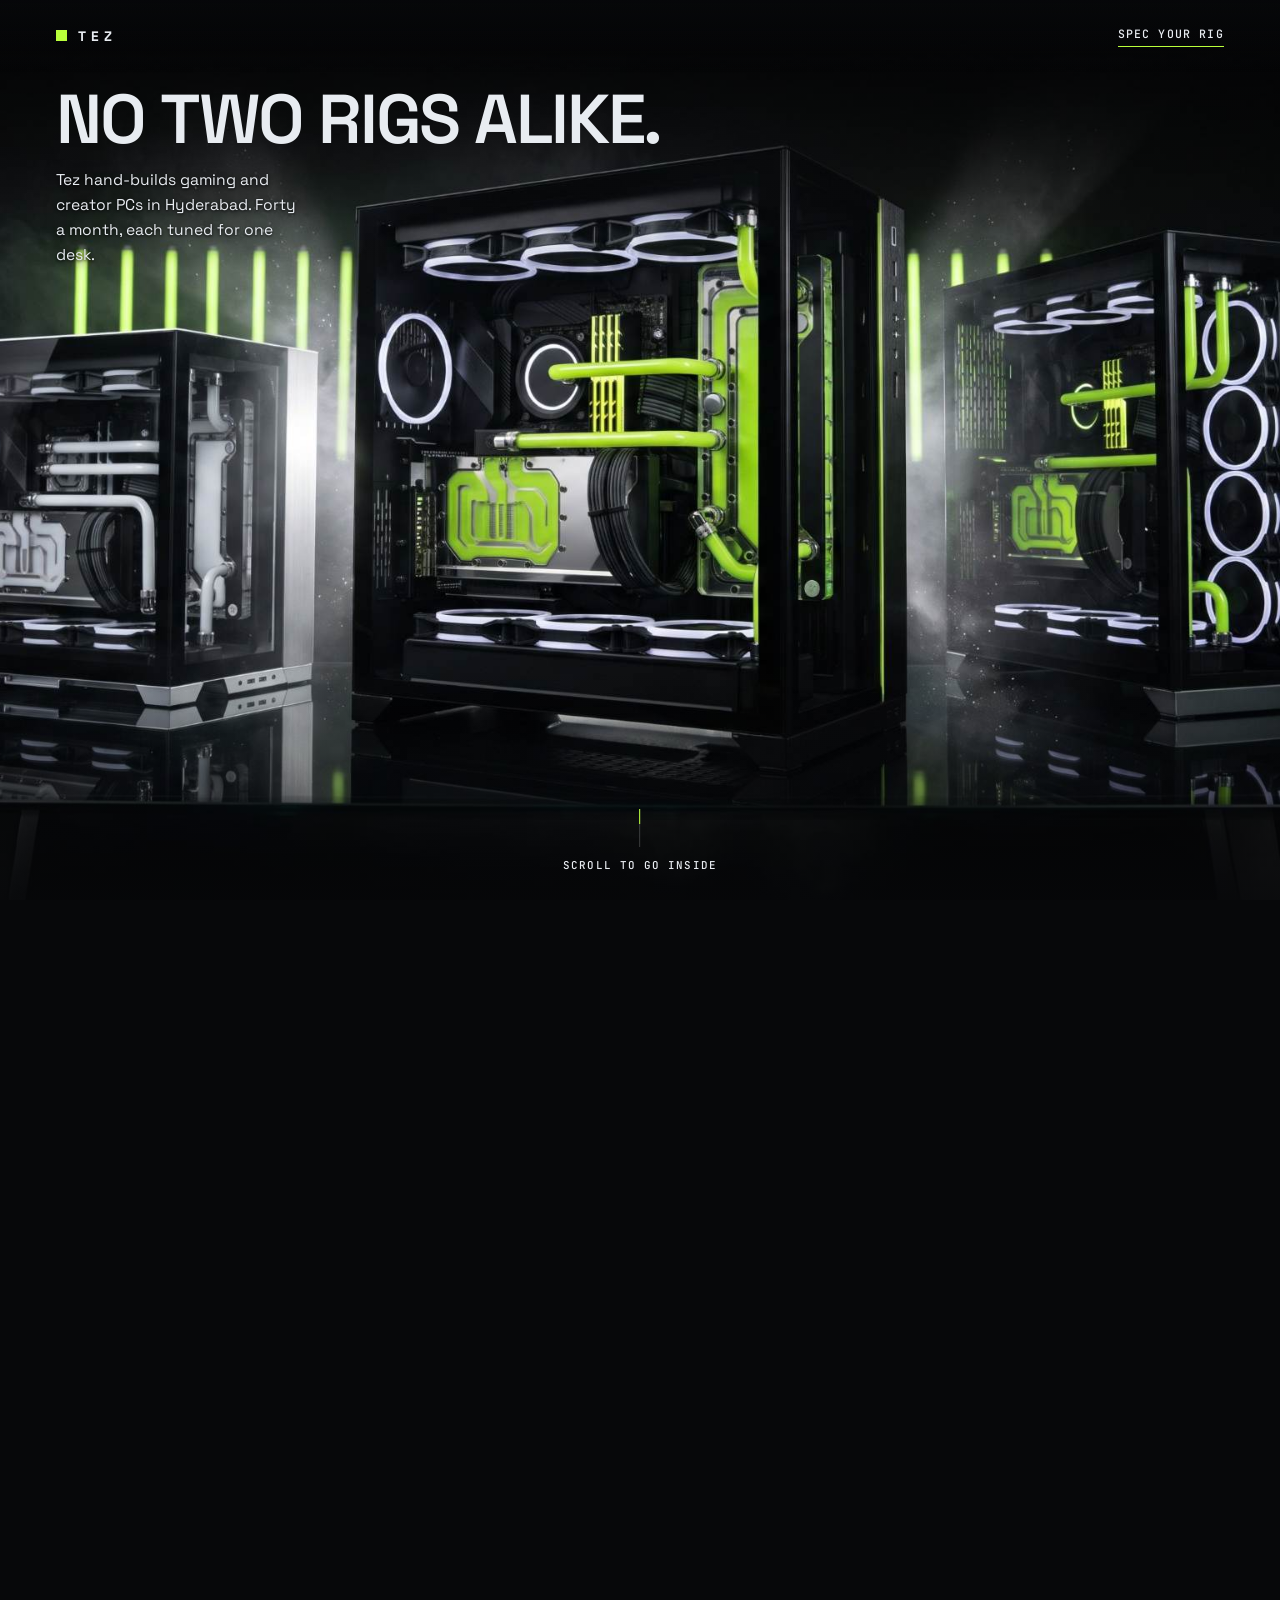
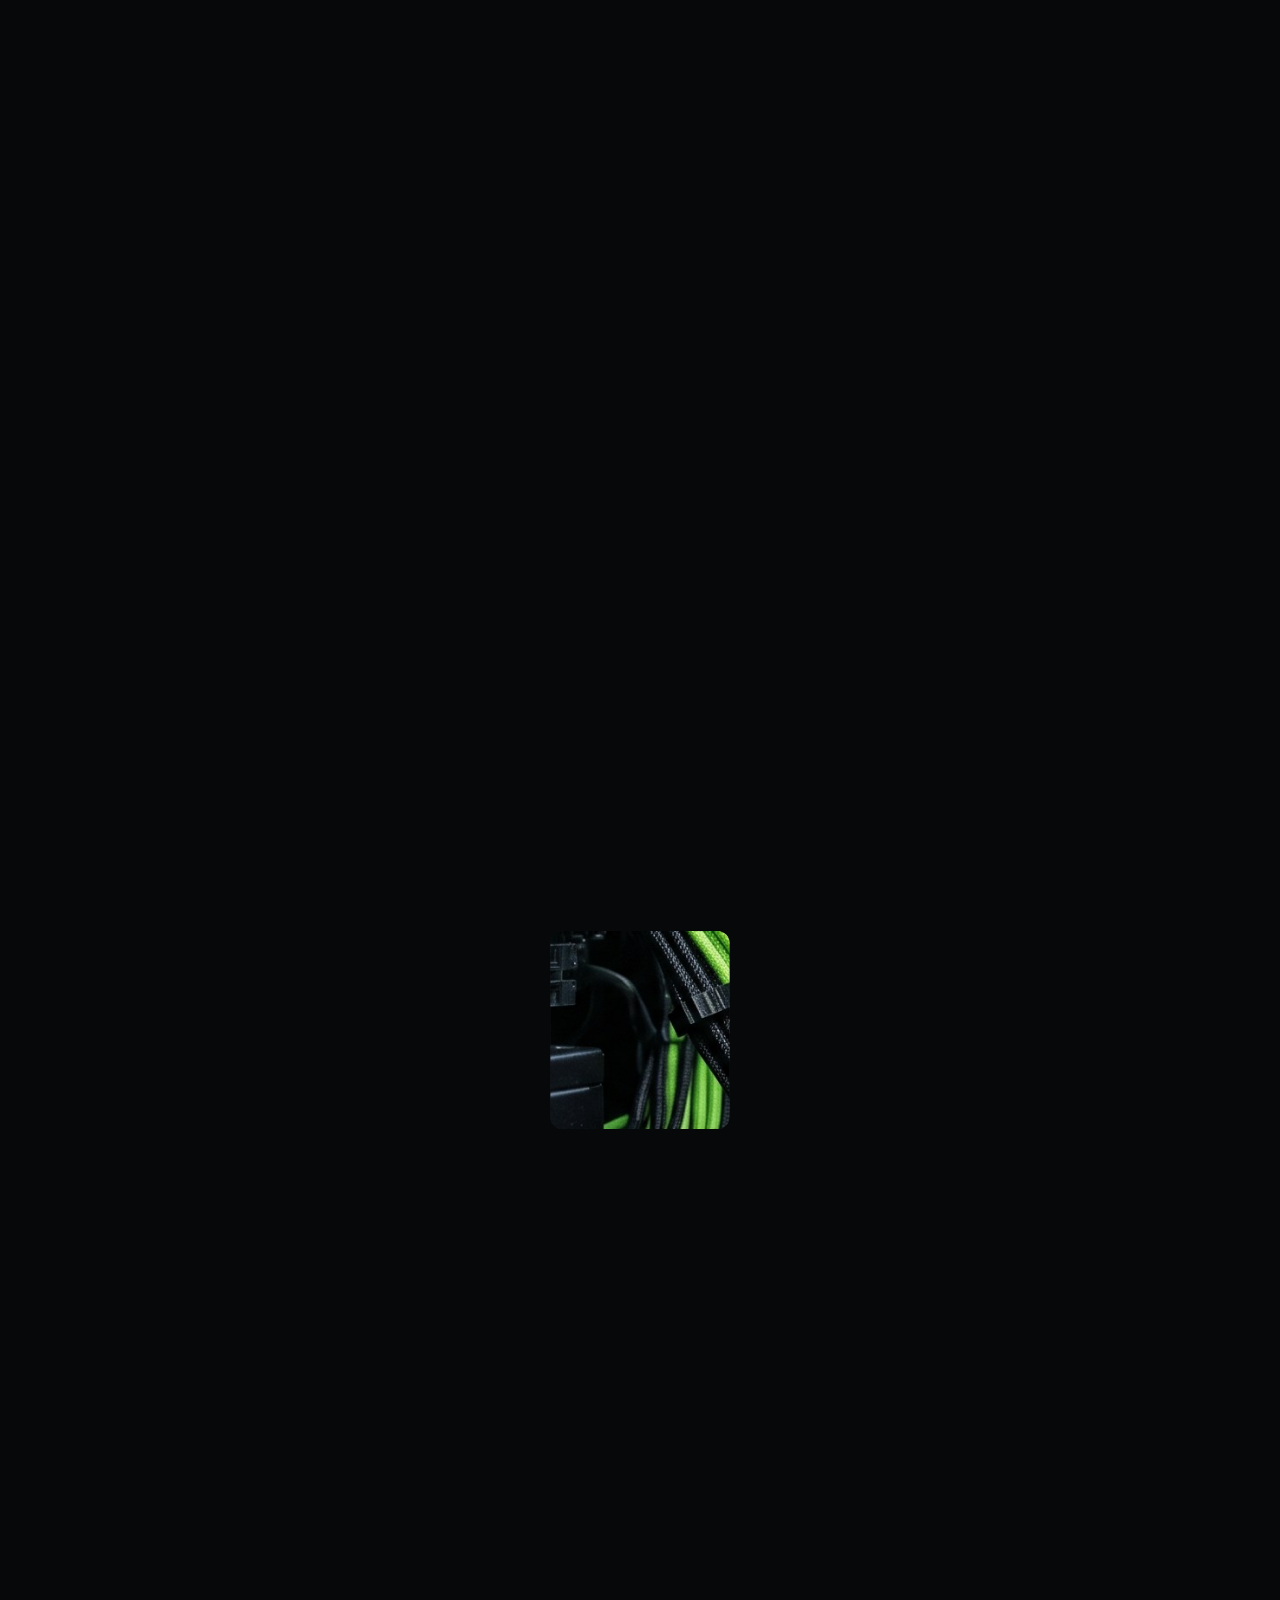
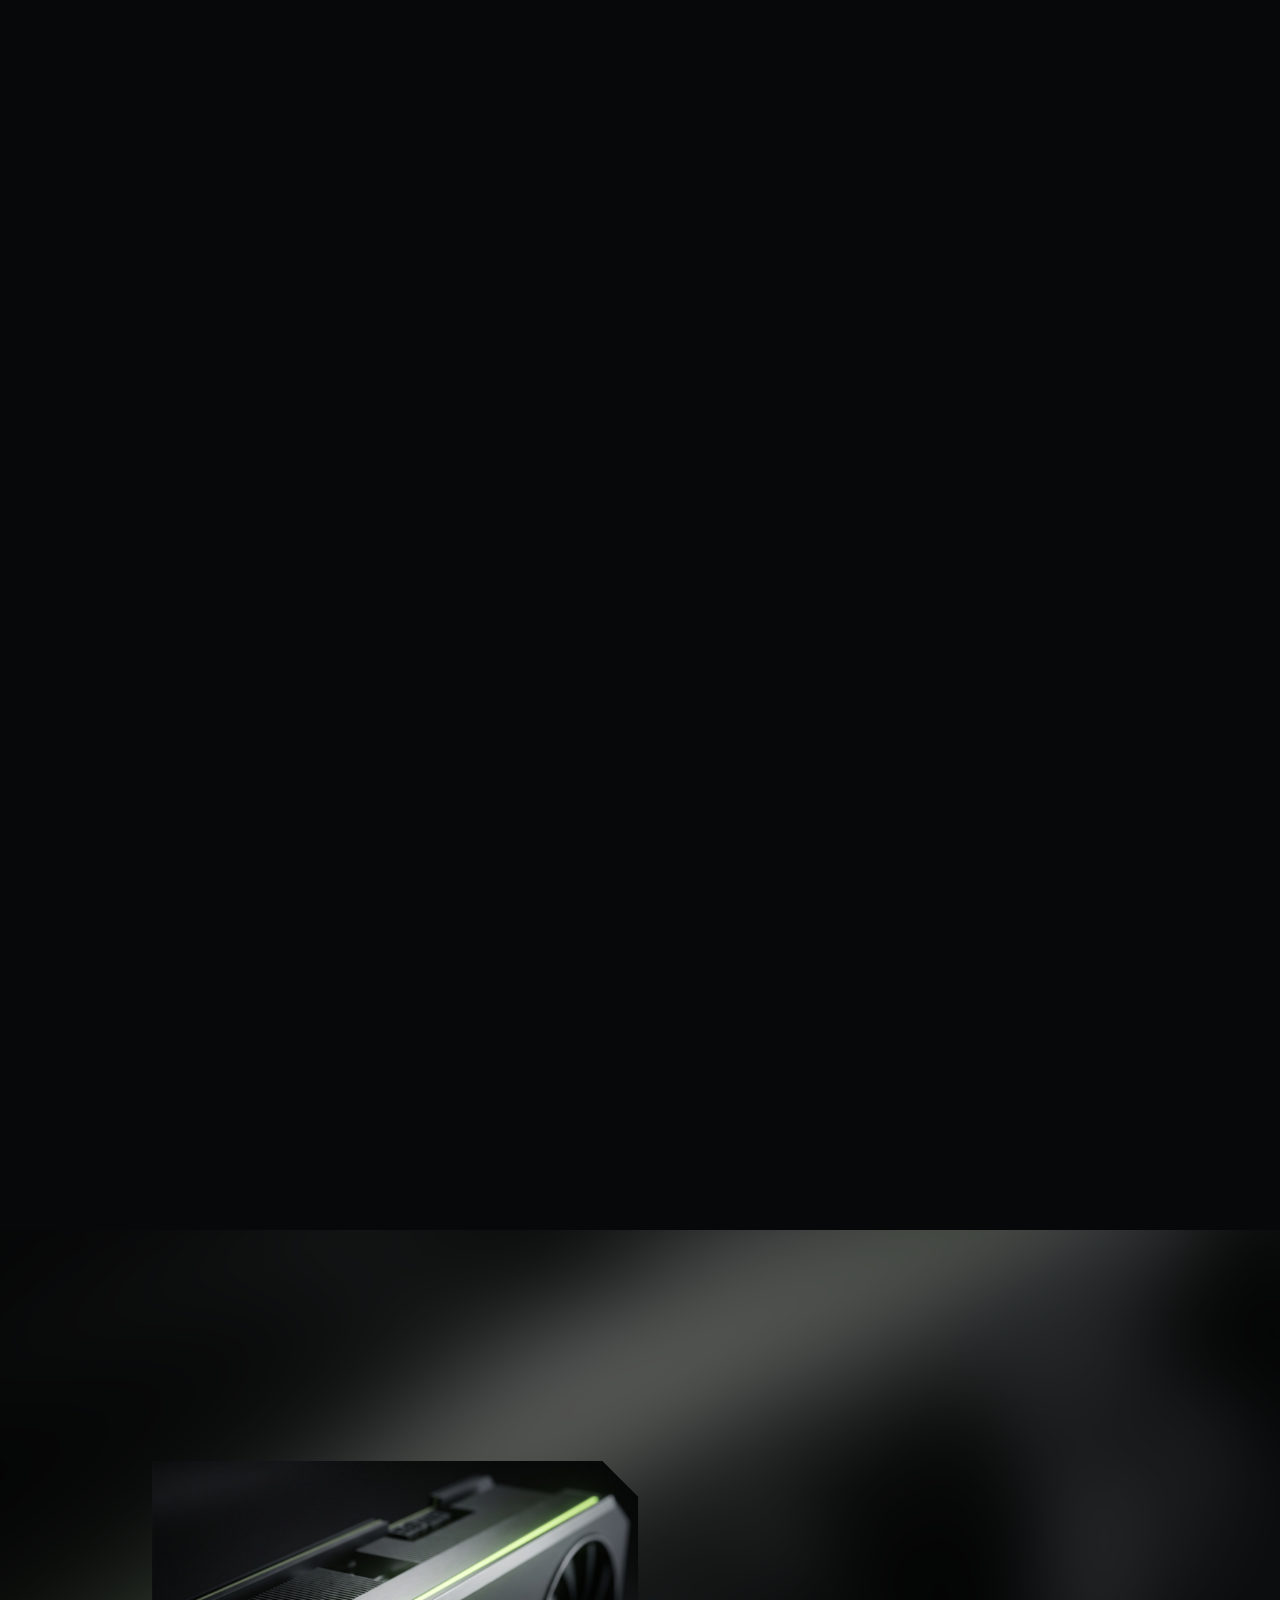
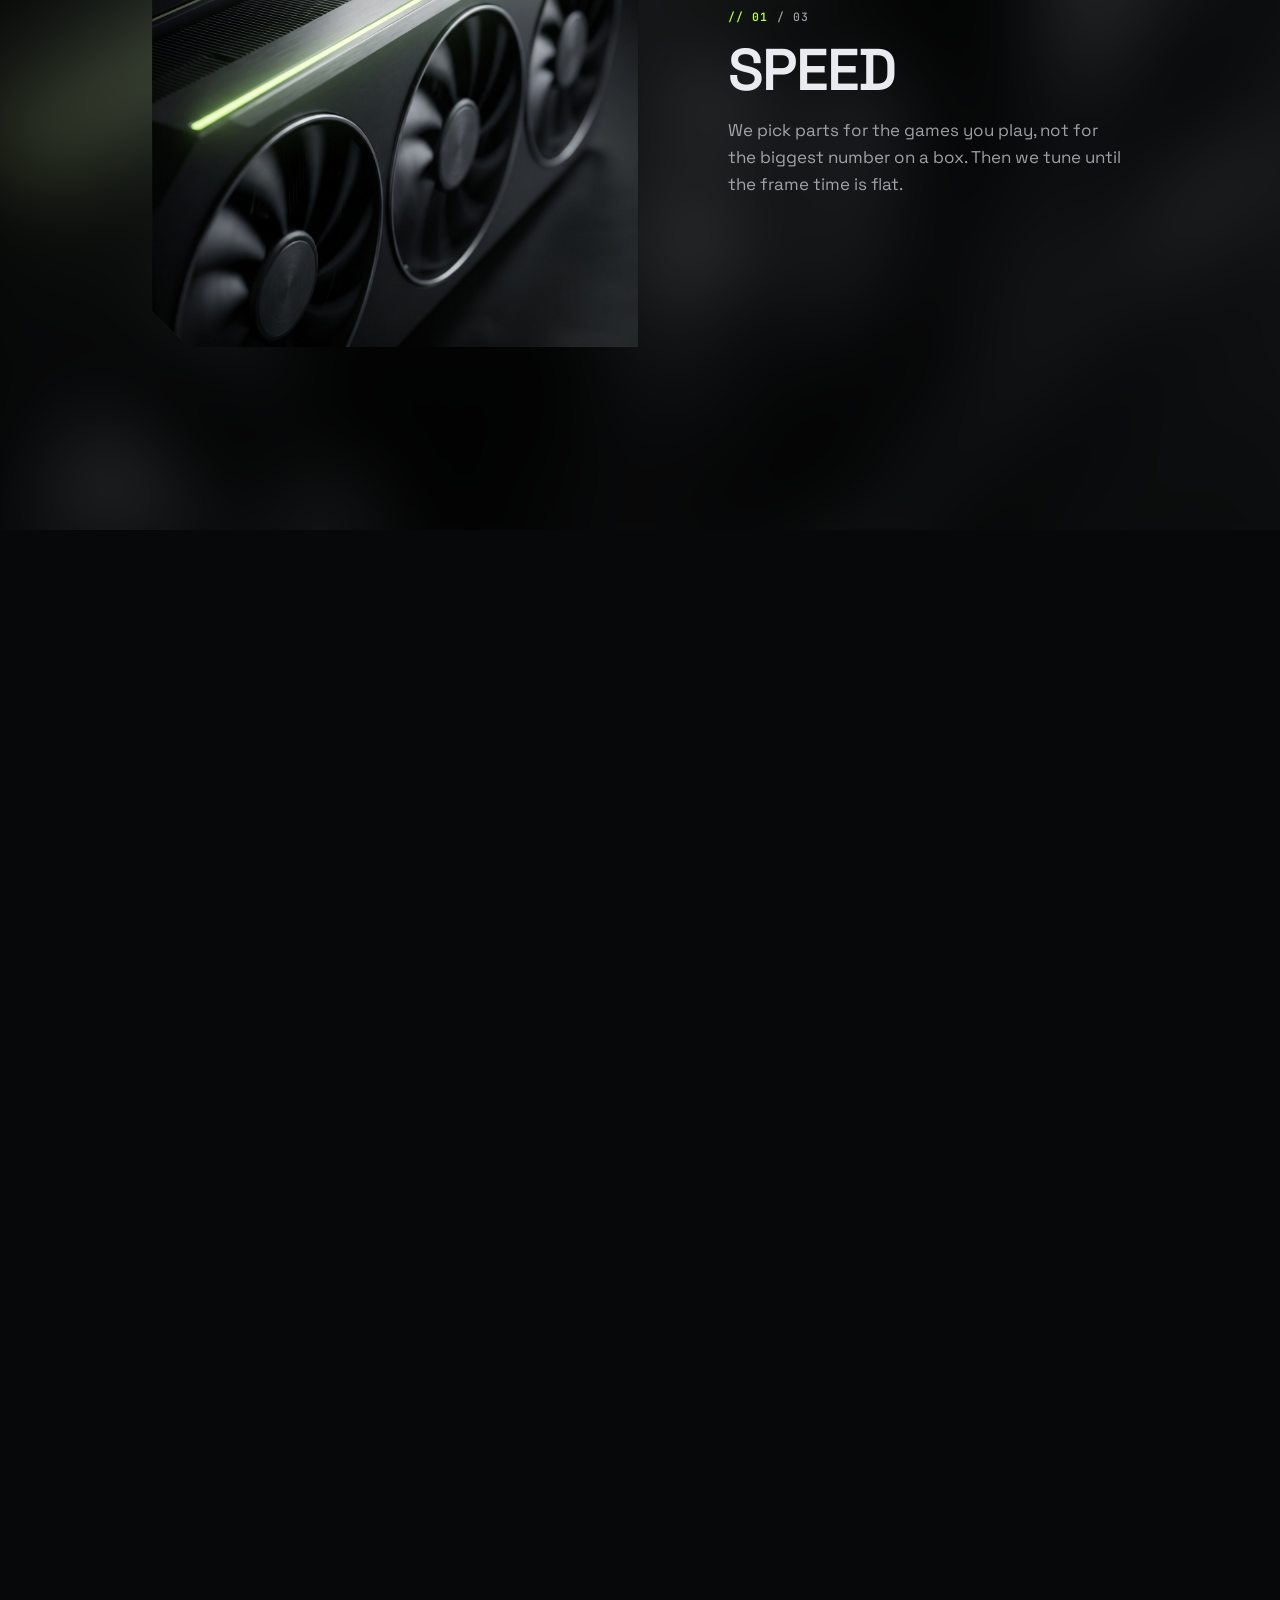
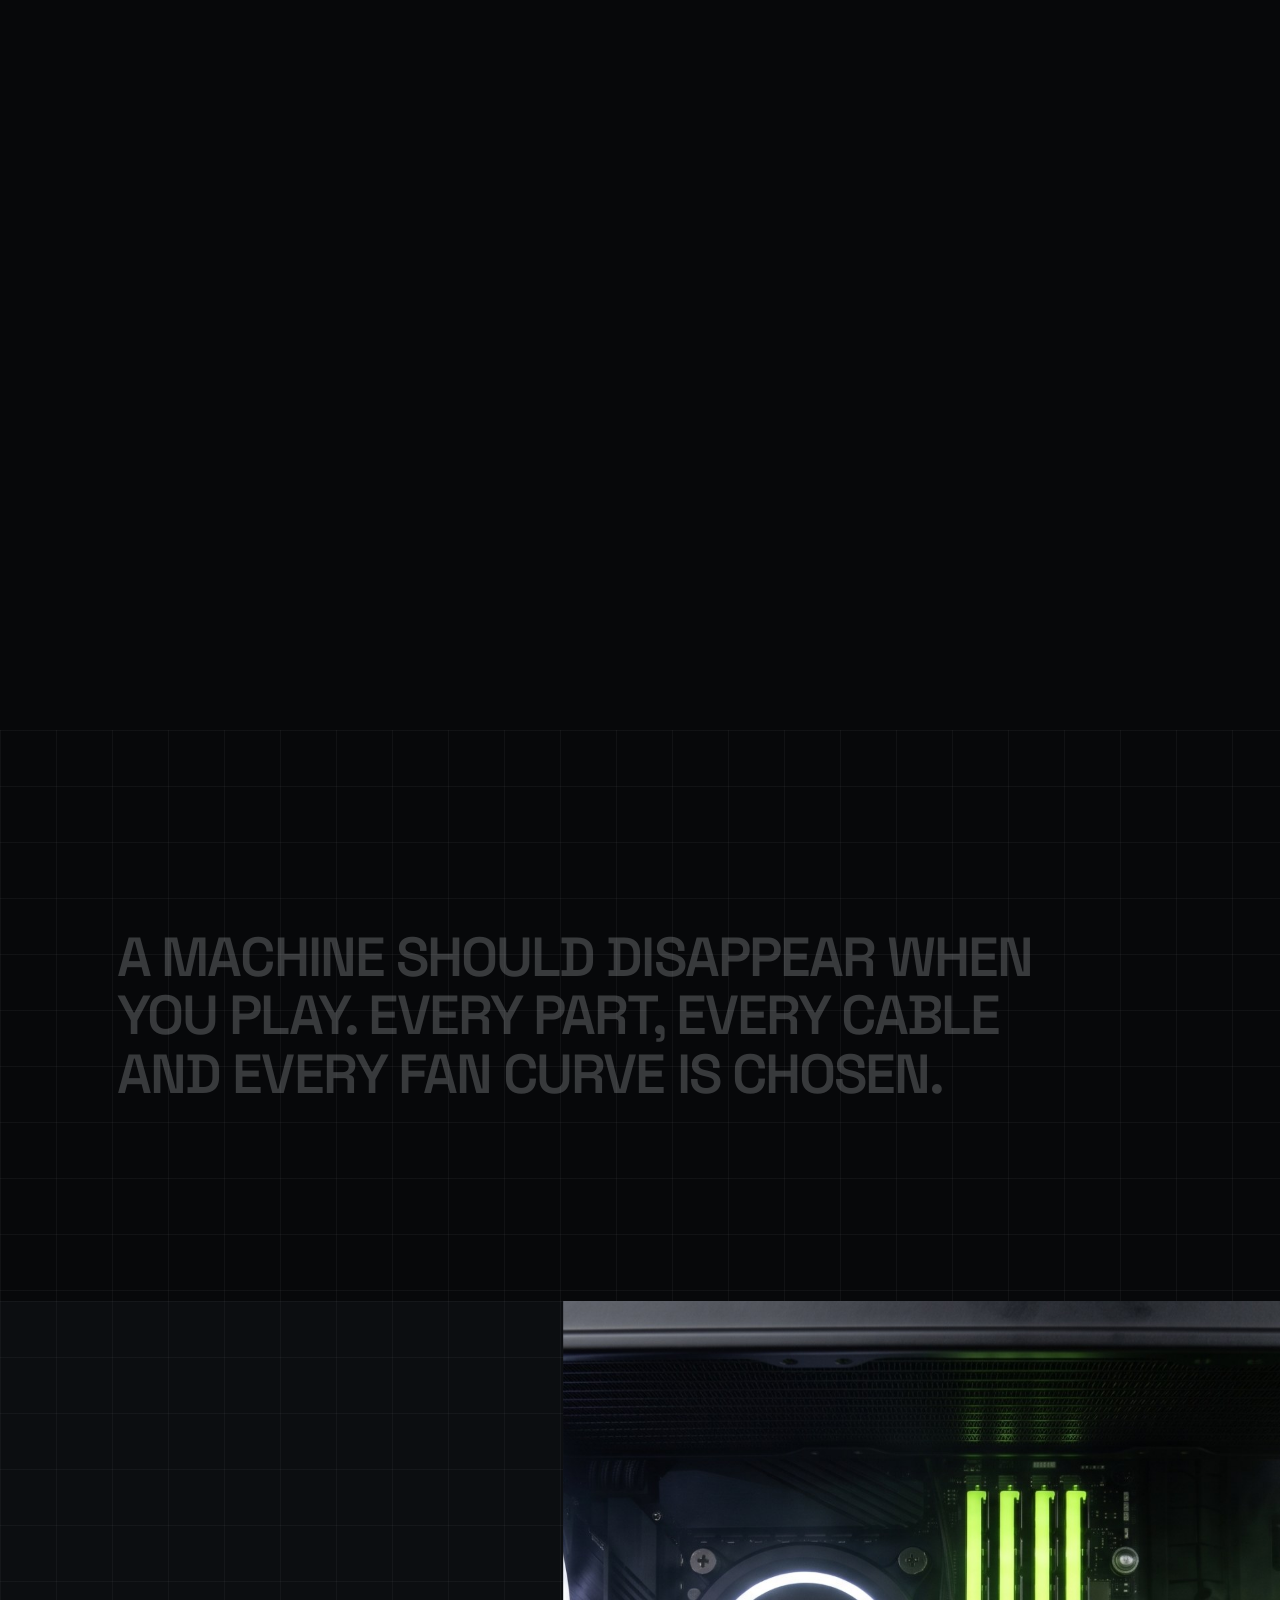
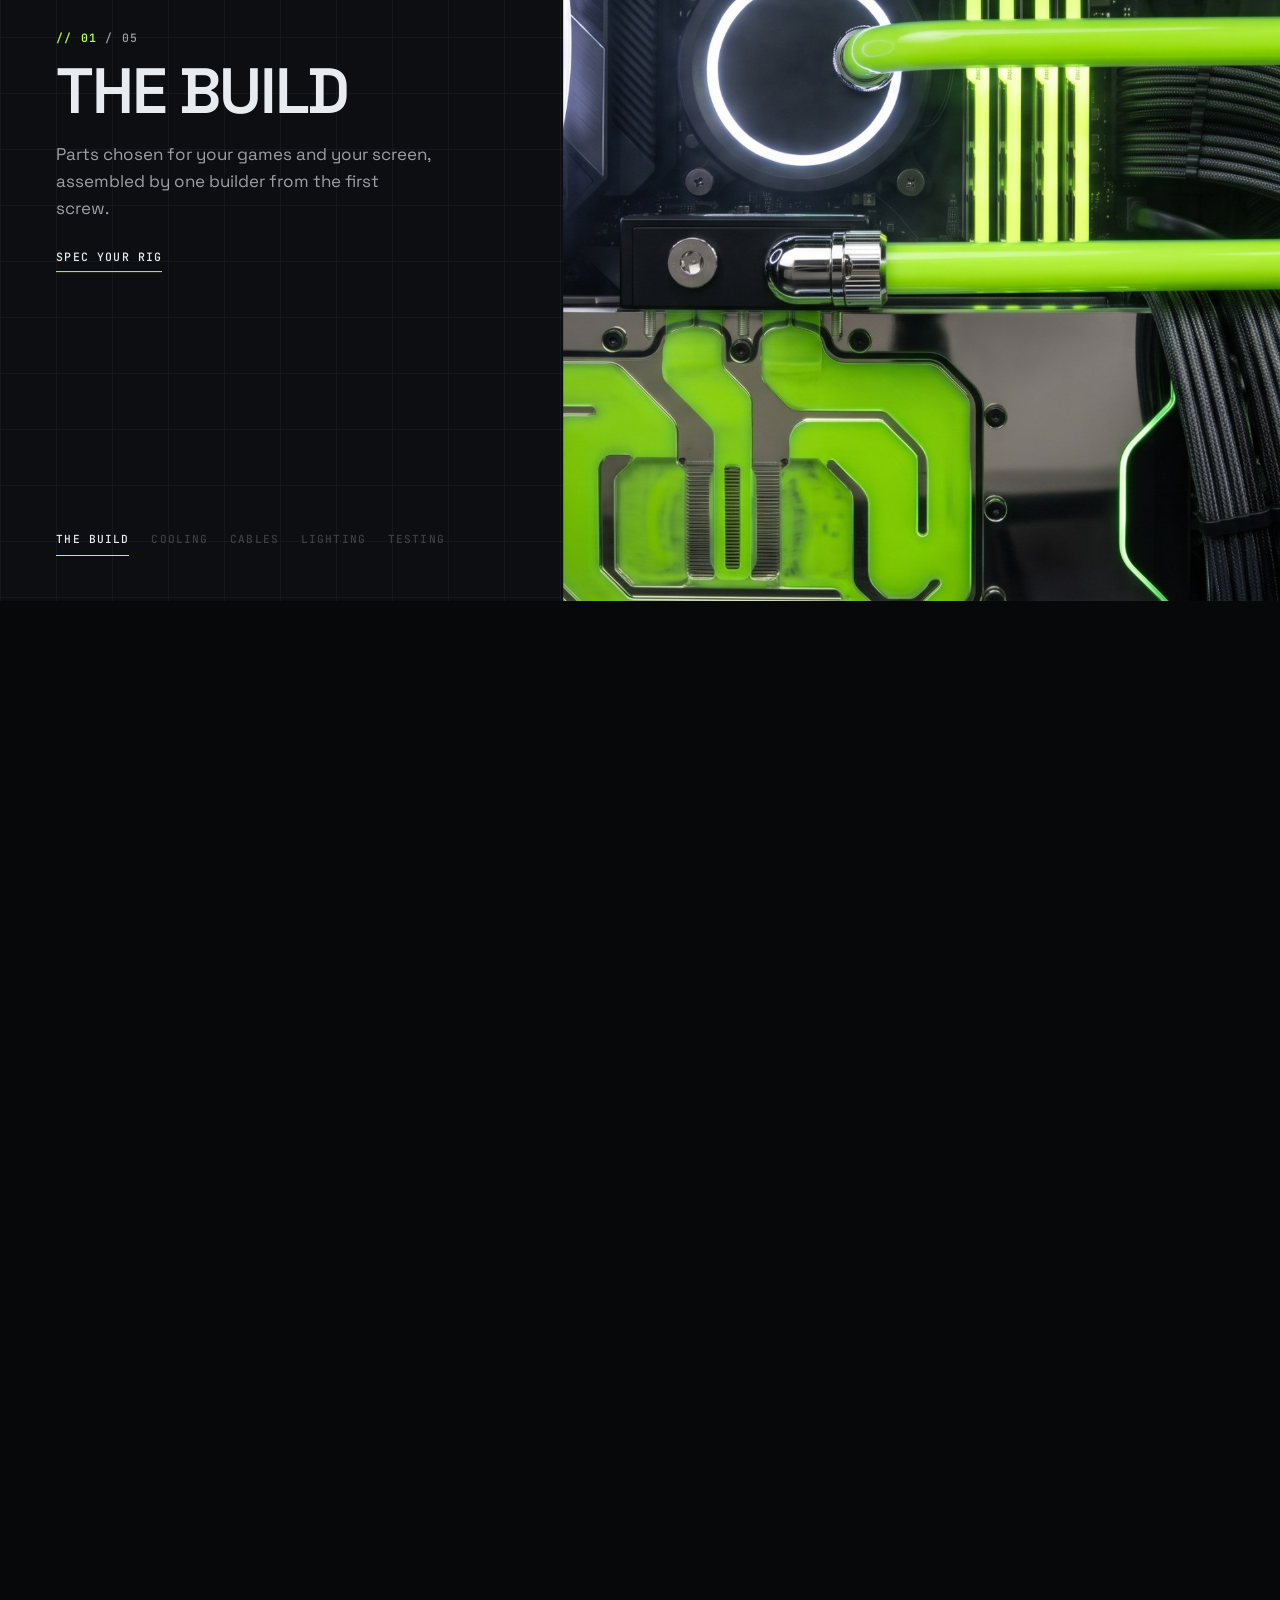
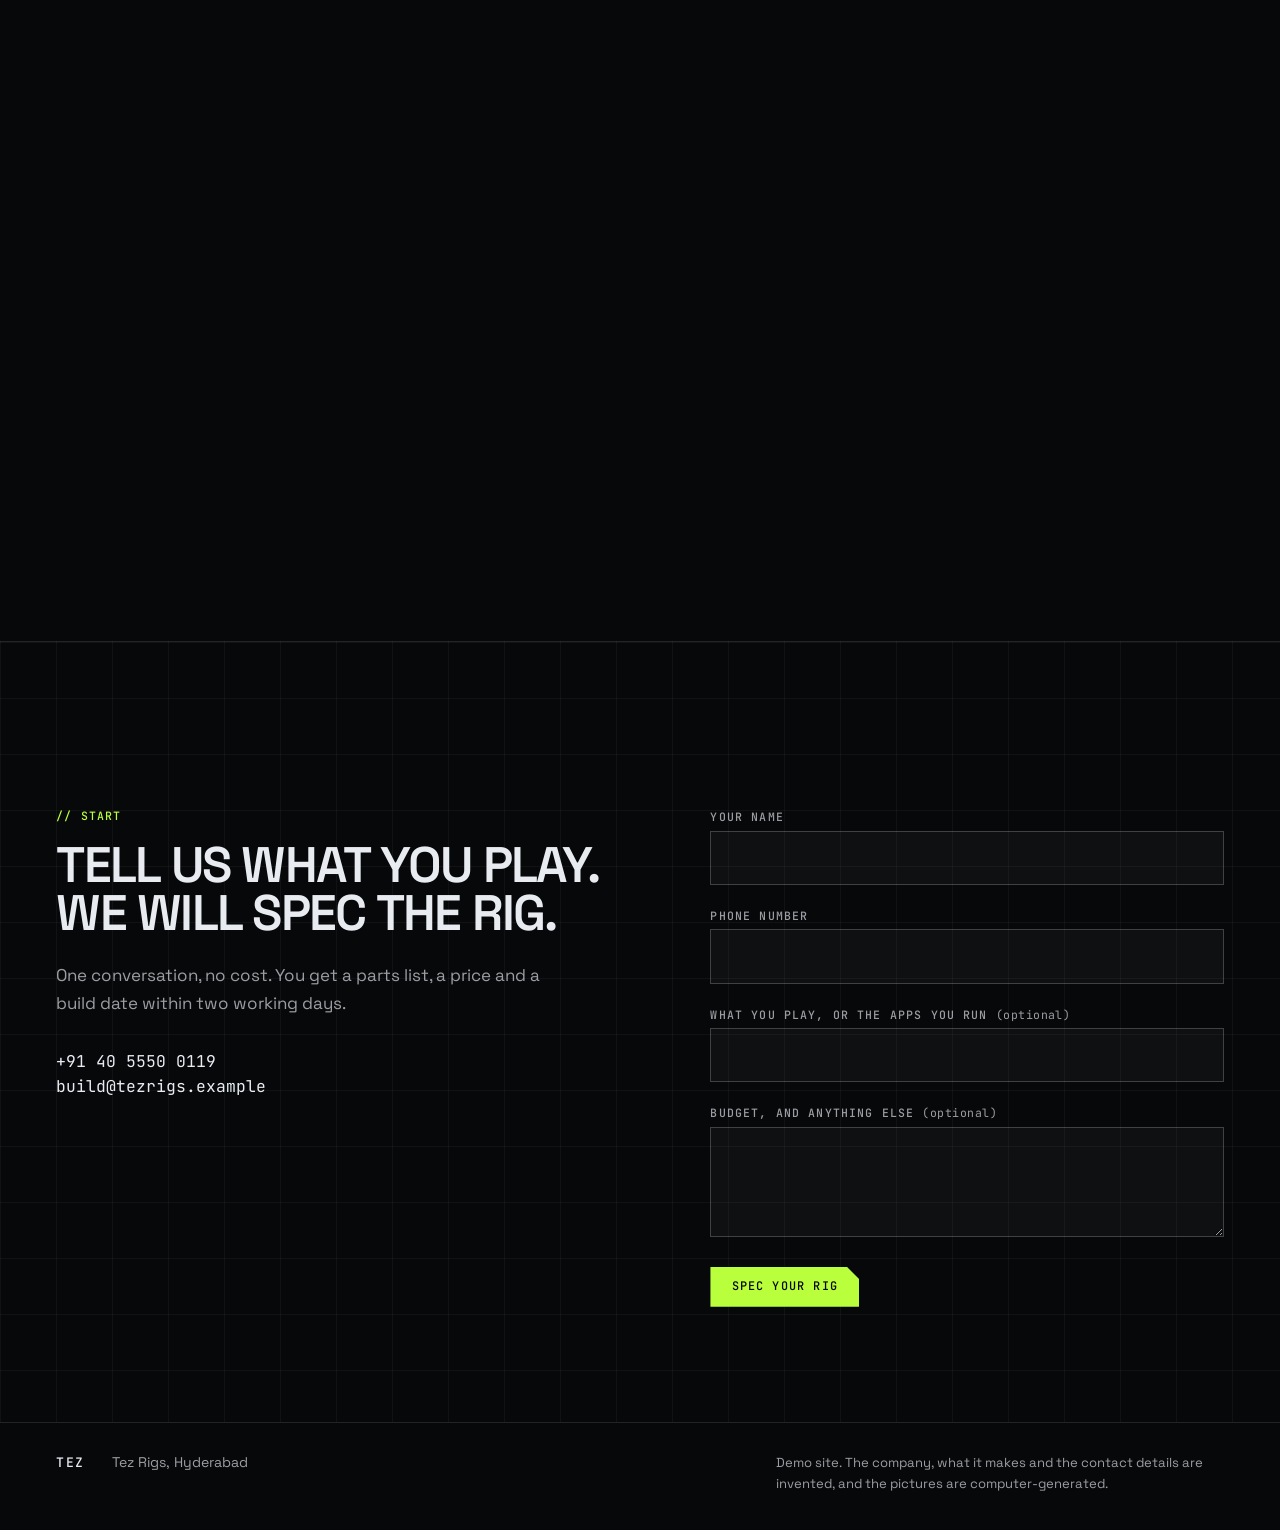
<file: index.html>
<!doctype html>
<html lang="en">
<head>
  <meta charset="utf-8">
  <meta name="viewport" content="width=device-width, initial-scale=1">
  <title>Tez Rigs | Custom gaming PCs, hand-built in Hyderabad</title>
  <meta name="description" content="Tez hand-builds gaming and creator PCs in Hyderabad, forty a month. Scroll to go inside one, see how we build, and spec your own rig.">
  <meta name="theme-color" content="#07080a">
  <script>document.documentElement.classList.add("js");</script>
  <link rel="preconnect" href="https://fonts.googleapis.com">
  <link rel="preconnect" href="https://fonts.gstatic.com" crossorigin>
  <link href="https://fonts.googleapis.com/css2?family=JetBrains+Mono:wght@400;500&family=Space+Grotesk:wght@400;500;600;700&display=swap" rel="stylesheet">
  <link rel="stylesheet" href="styles.css">
</head>
<body>
  <a class="skip" href="#approach">Skip the opening film</a>

  <header class="bar">
    <a class="mark" href="#top" aria-label="Tez Rigs, back to the top"><span class="mark-sun" aria-hidden="true"></span><span id="brand">Tez</span></a>
    <a class="bar-link" href="#start" id="barStart">Start your build</a>
  </header>

  <main>
    <!-- Opening: the page pins, and scrolling flies the camera through the glass and into the PC -->
    <section class="fly" id="top" aria-label="Three custom PCs. Scrolling moves the camera through the glass of the middle one.">
      <div class="fly-pin">
        <canvas class="fly-film" id="film" aria-hidden="true"></canvas>
        <div class="fly-shade" aria-hidden="true"></div>
        <div class="fly-hero" id="hero">
          <h1 class="display" id="heroTitle"></h1>
          <p id="heroNote"></p>
        </div>
        <div class="fly-say" id="say">
          <p class="display" id="sayText"></p>
        </div>
        <p class="fly-hint" id="hint" aria-hidden="true"><span class="fly-hint-line"></span><span id="hintText"></span></p>
        <div class="fly-black" id="black" aria-hidden="true"></div>
      </div>
    </section>

    <!-- A picture that grows from the middle of the screen -->
    <section class="approach" id="approach">
      <div class="approach-pin">
        <div class="approach-pic"><div id="approachPic"></div></div>
        <div class="approach-shade" aria-hidden="true"></div>
        <div class="approach-words">
          <p class="tag" id="approachLabel"></p>
          <h2 class="display" id="approachTitle"></h2>
        </div>
        <div class="approach-foot">
          <ul class="facts" id="facts"></ul>
          <div class="approach-side">
            <p id="approachText"></p>
            <a class="btn" href="#start" id="approachButton"></a>
          </div>
        </div>
      </div>
    </section>

    <!-- Three ideas, one at a time -->
    <section class="values" id="values" aria-label="How we think about a build">
      <div class="values-pin">
        <div class="values-bg" id="valuesBg" aria-hidden="true"></div>
        <div class="values-list" id="valuesList"></div>
      </div>
    </section>

    <!-- A sentence that lights up as you scroll -->
    <section class="line" id="line">
      <p class="display" id="lineText"></p>
    </section>

    <!-- What we do -->
    <section class="services" id="services" aria-label="What we do">
      <div class="services-pin">
        <div class="services-pics" id="servicePics" aria-hidden="true"></div>
        <div class="services-words" id="serviceWords"></div>
        <ol class="services-index" id="serviceIndex" aria-label="Jump to a service"></ol>
      </div>
    </section>

    <!-- Start your build -->
    <section class="start" id="start">
      <div class="wrap start-grid">
        <div>
          <p class="tag" id="startLabel"></p>
          <h2 class="display" id="startTitle"></h2>
          <p class="start-text" id="startText"></p>
          <p class="start-contact"><a id="startPhone"></a><a id="startEmail"></a></p>
        </div>
        <form class="form" id="startForm" novalidate>
          <div class="field">
            <label for="fName">Your name</label>
            <input id="fName" name="name" type="text" autocomplete="name" required aria-describedby="fNameErr">
            <p class="field-error" id="fNameErr"></p>
          </div>
          <div class="field">
            <label for="fPhone">Phone number</label>
            <input id="fPhone" name="phone" type="tel" autocomplete="tel" required aria-describedby="fPhoneErr">
            <p class="field-error" id="fPhoneErr"></p>
          </div>
          <div class="field">
            <label for="fAbout">What you play, or the apps you run <span class="optional">(optional)</span></label>
            <input id="fAbout" name="about" type="text">
          </div>
          <div class="field">
            <label for="fNote">Budget, and anything else <span class="optional">(optional)</span></label>
            <textarea id="fNote" name="note" rows="3"></textarea>
          </div>
          <button class="btn btn-solid" type="submit" id="startButton"></button>
          <p class="form-status" id="formStatus" role="status"></p>
        </form>
      </div>
    </section>
  </main>

  <footer class="footer">
    <div class="wrap footer-row">
      <p class="footer-mark" id="footMark"></p>
      <p id="footCity"></p>
      <p class="footer-note">Demo site. The company, what it makes and the contact details are invented, and the pictures are computer-generated.</p>
    </div>
  </footer>

  <script src="config.js"></script>
  <script src="app.js"></script>
</body>
</html>
</file>
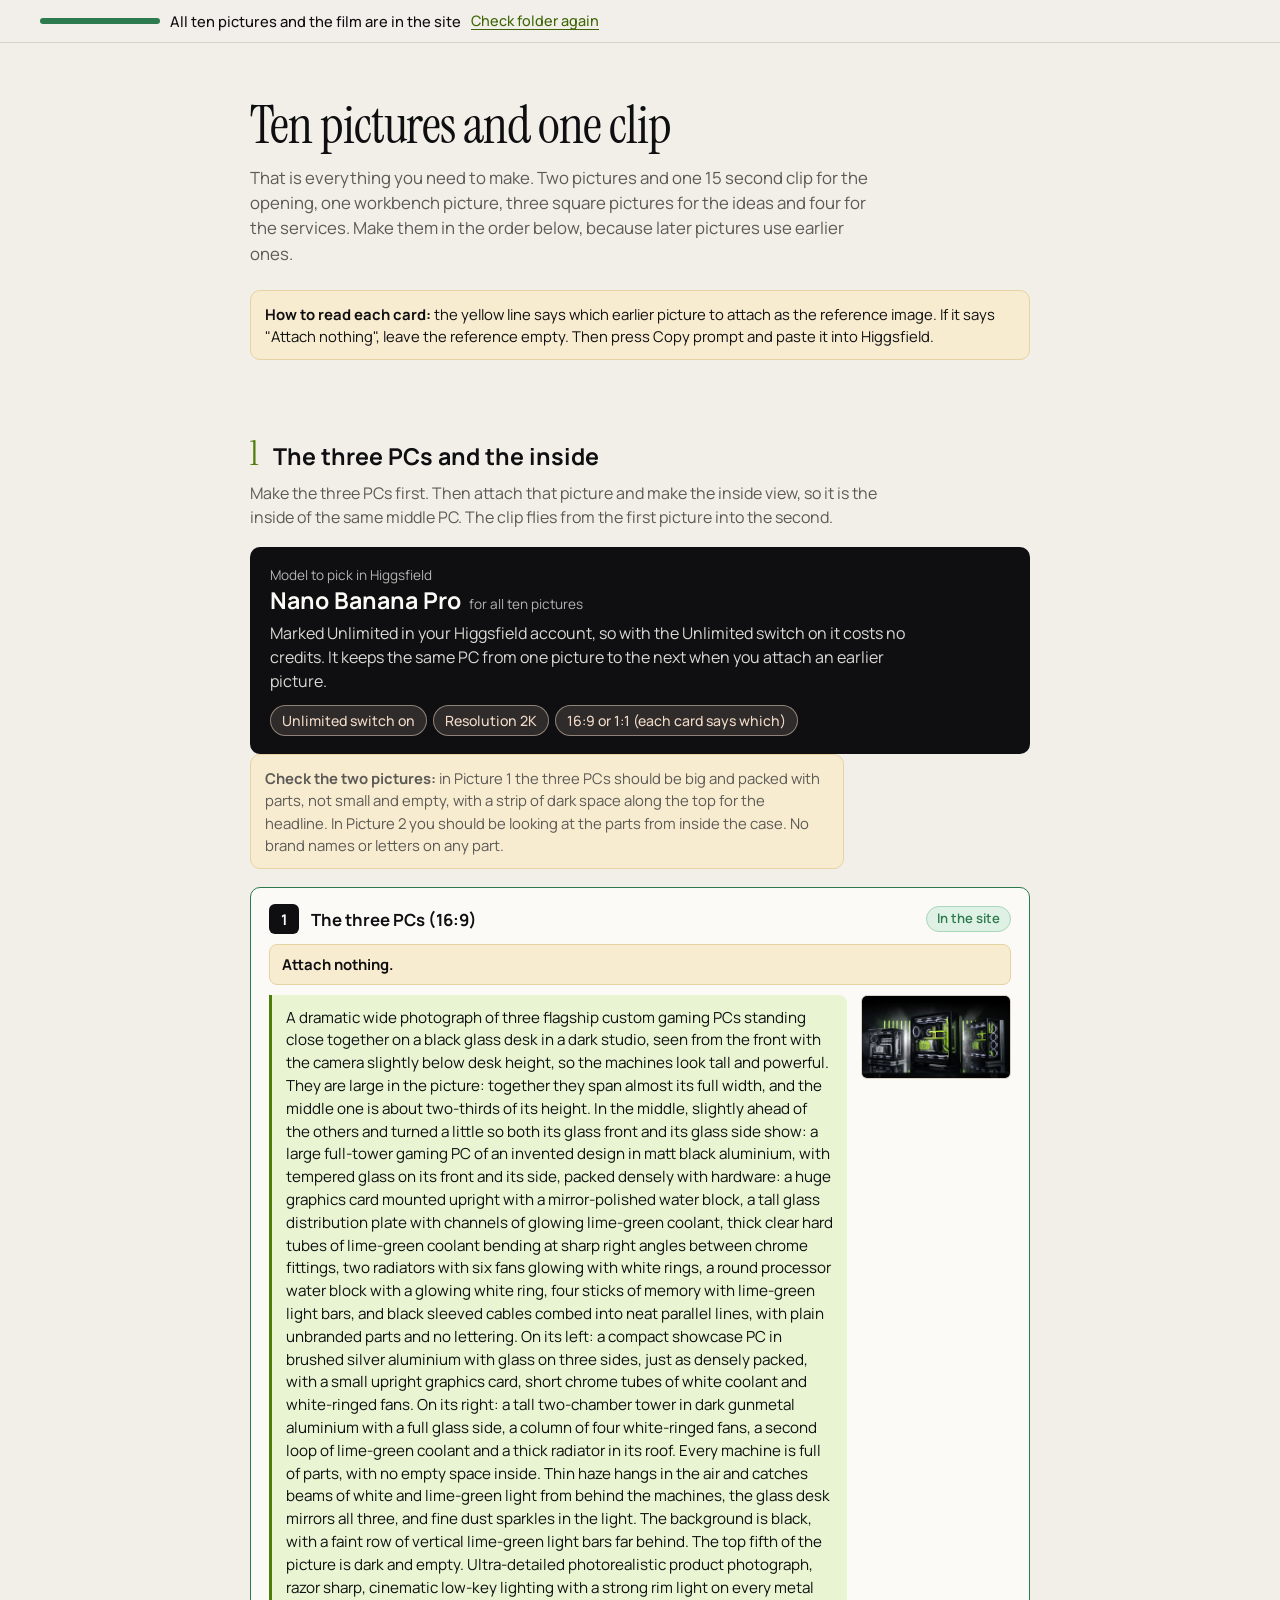
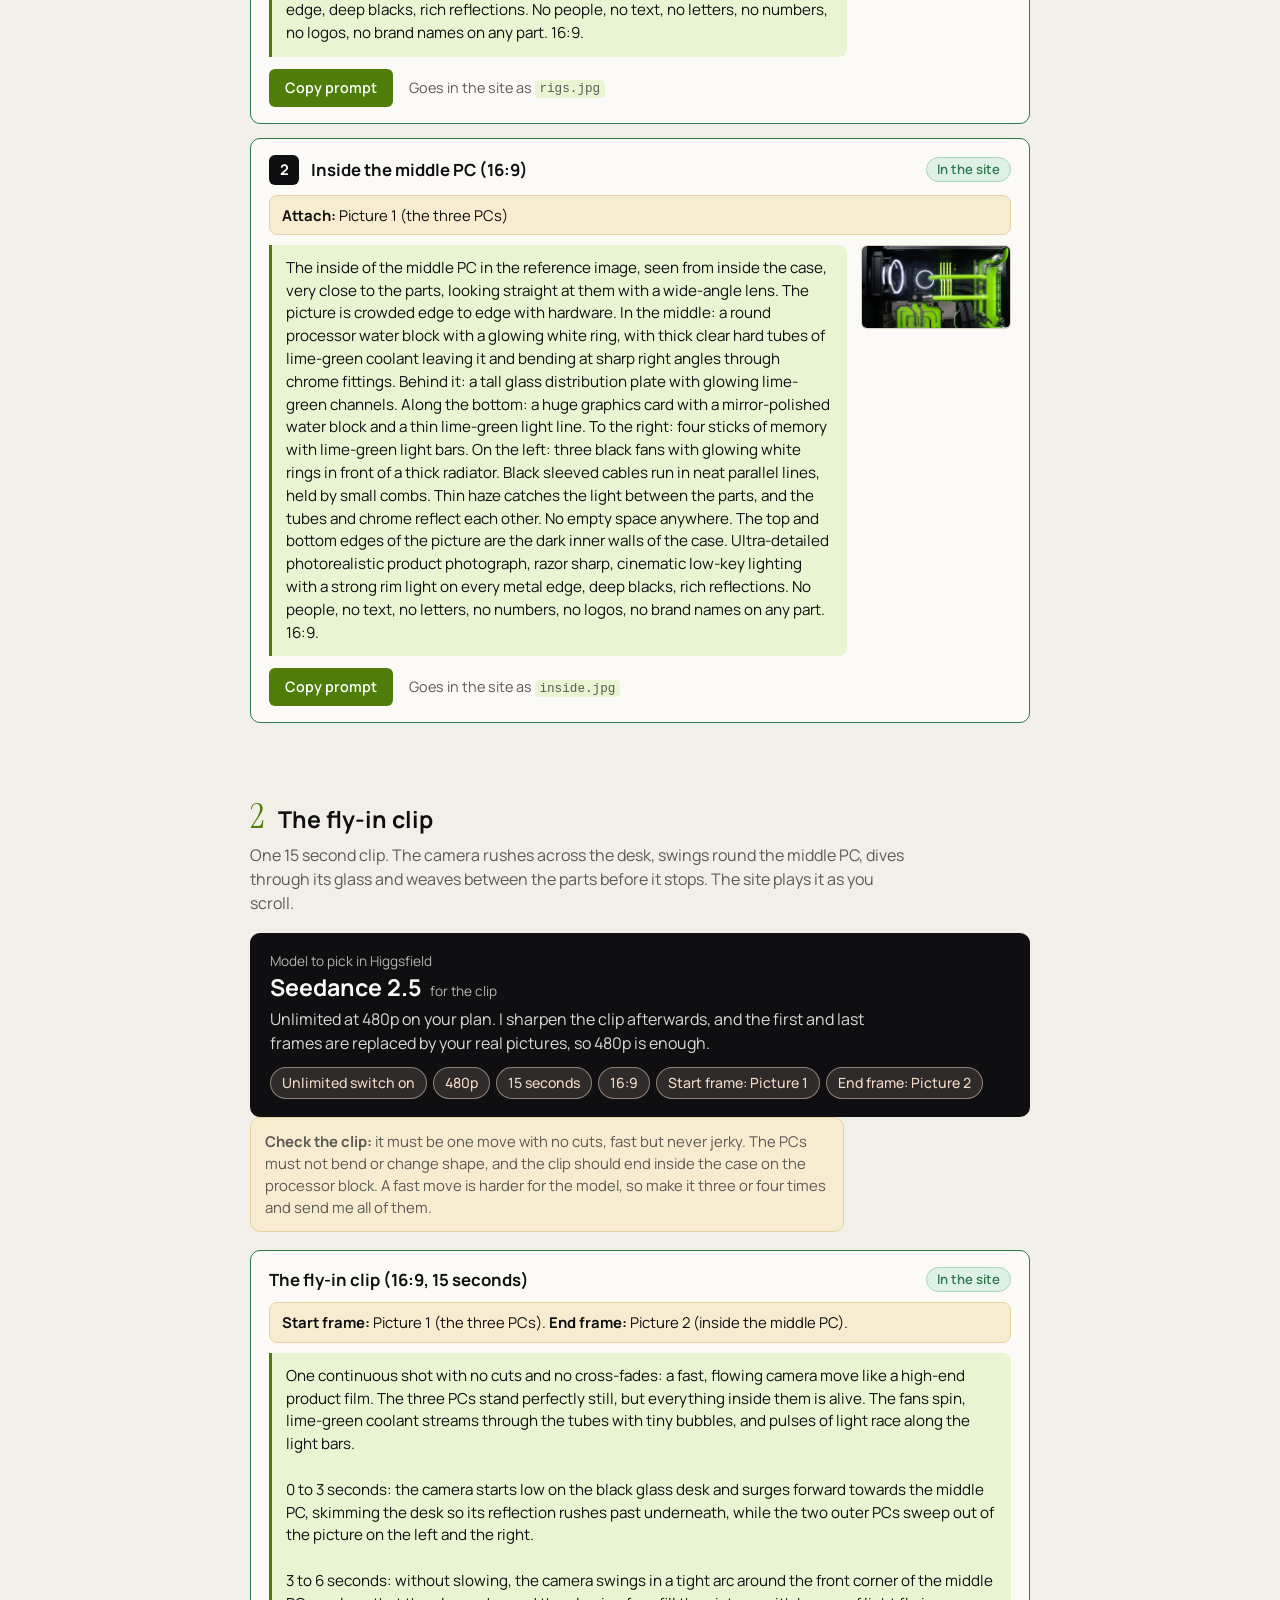
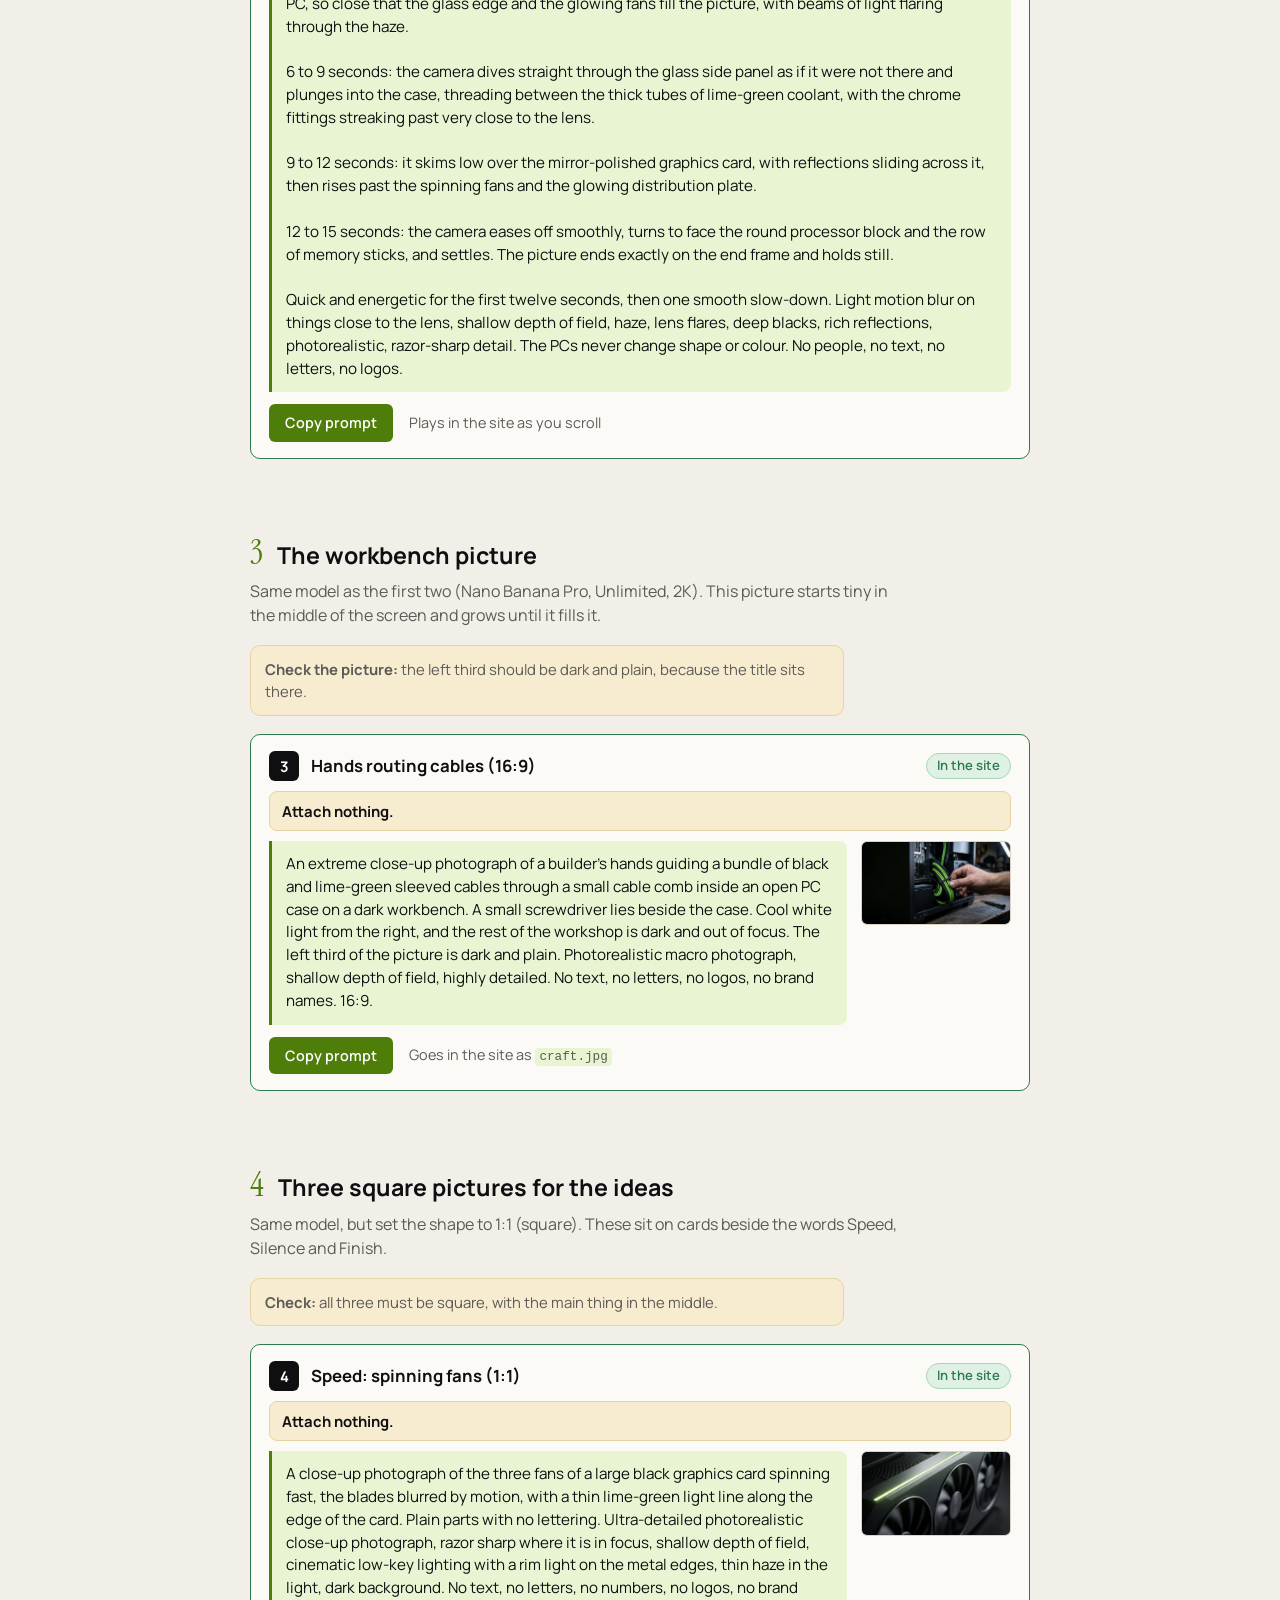
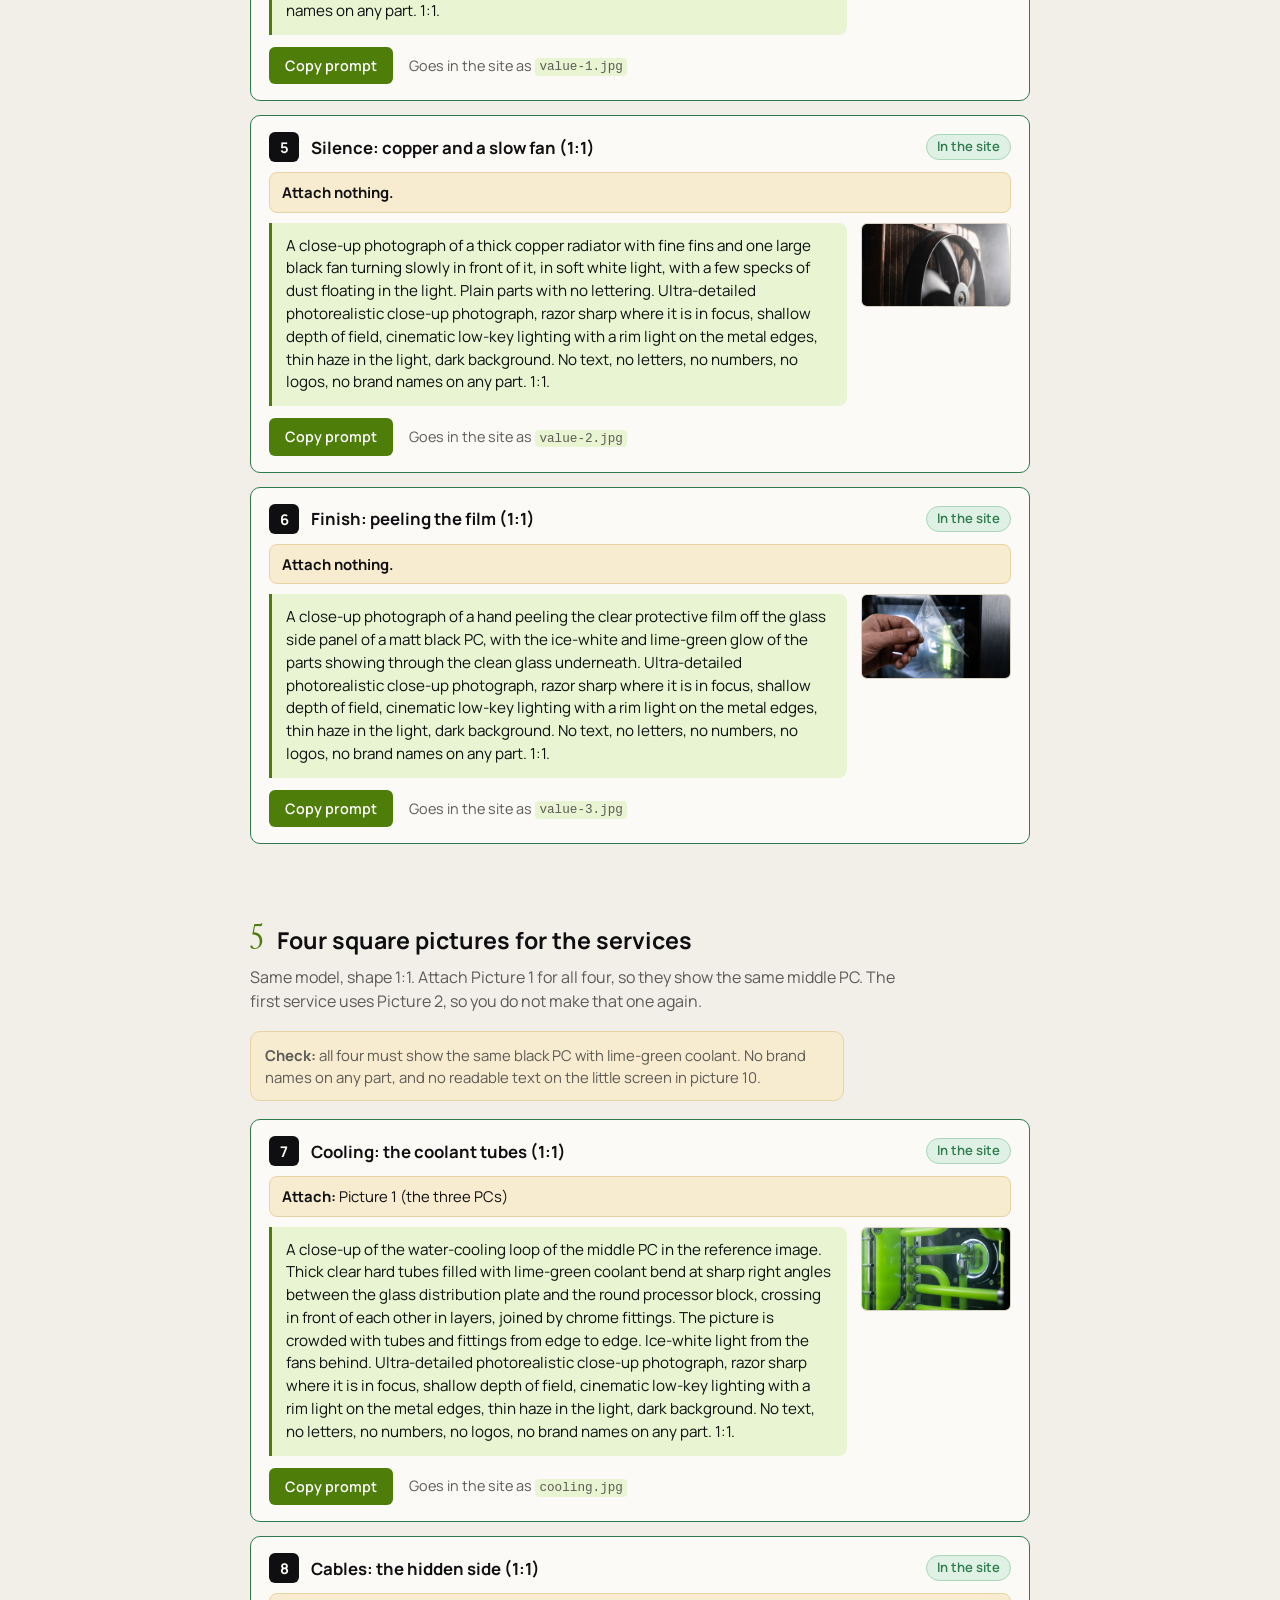
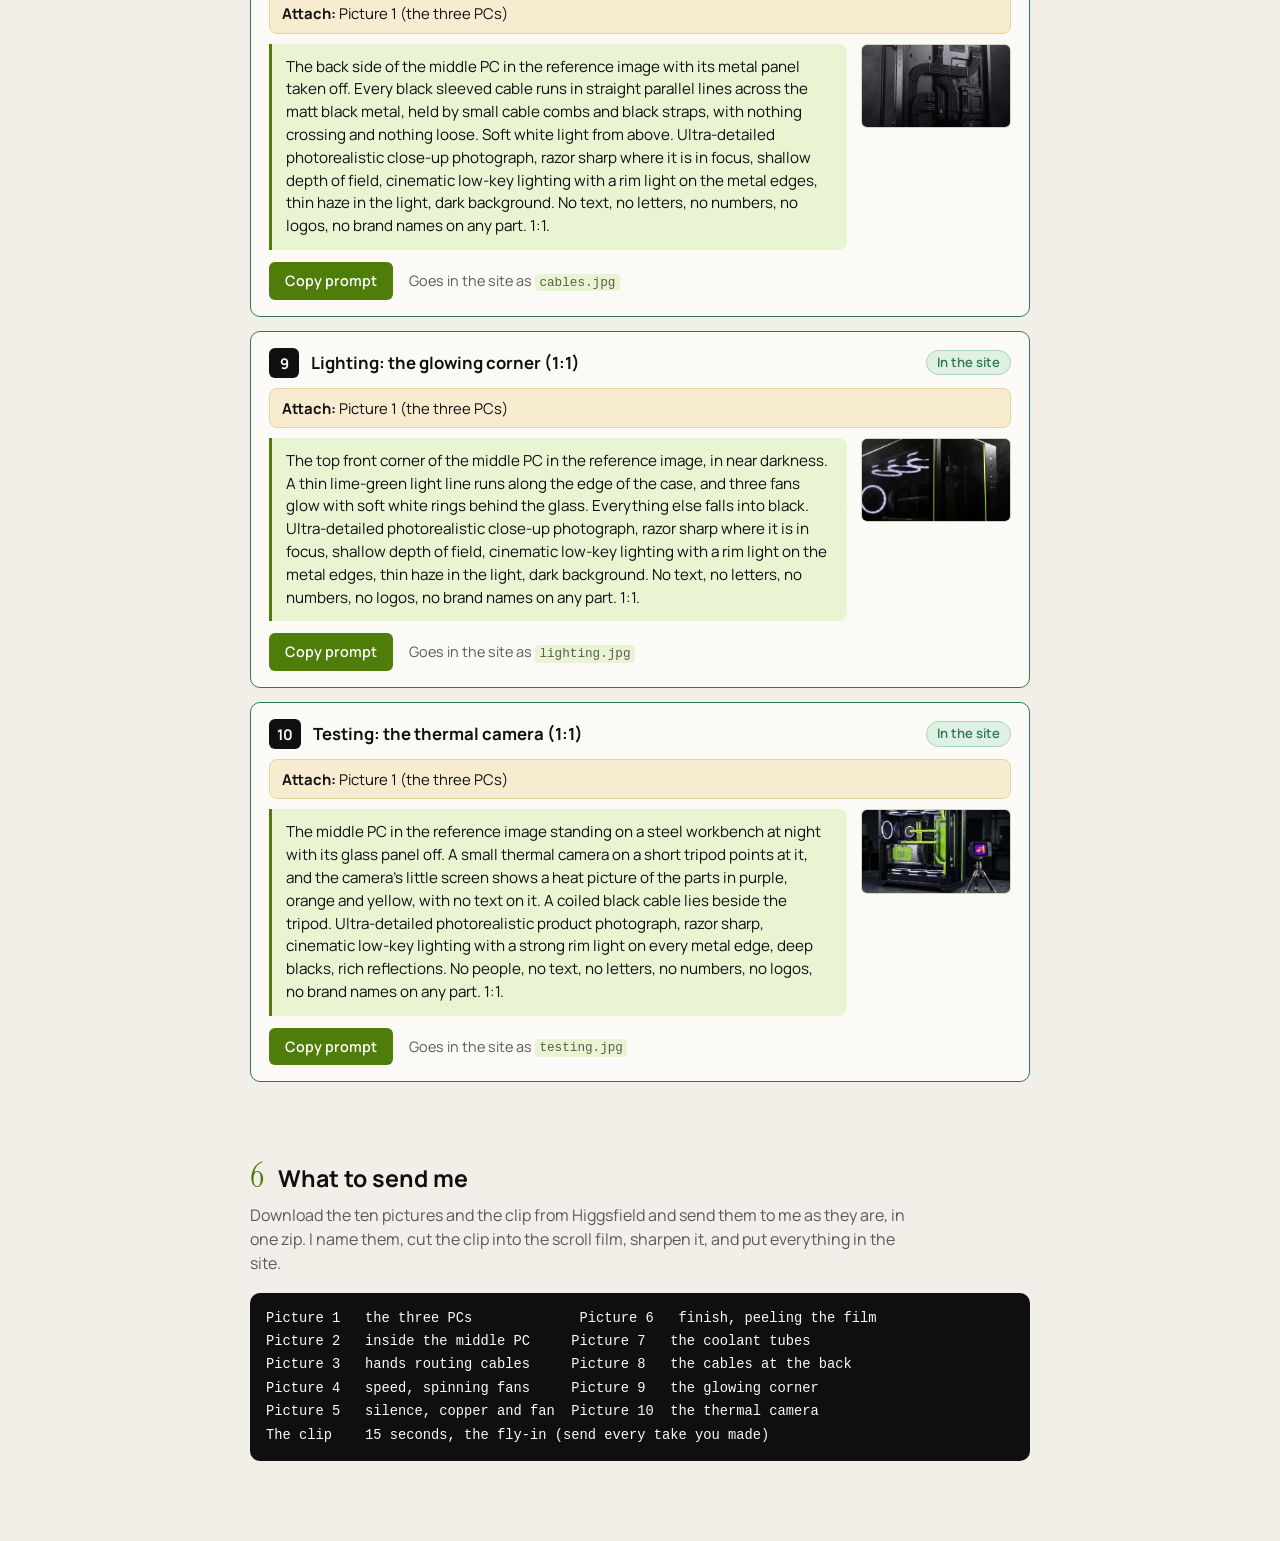
<file: guide.html>
<!doctype html>
<html lang="en">
<head>
  <meta charset="utf-8">
  <meta name="viewport" content="width=device-width, initial-scale=1">
  <title>Picture guide | Tez Rigs</title>
  <link rel="preconnect" href="https://fonts.googleapis.com">
  <link rel="preconnect" href="https://fonts.gstatic.com" crossorigin>
  <link href="https://fonts.googleapis.com/css2?family=Instrument+Serif&family=Manrope:wght@400;500;600;700&display=swap" rel="stylesheet">
  <style>
    :root {
      --page: #f2efe9;
      --sheet: #fbfaf6;
      --ink: #0f0f11;
      --ink-soft: #5c5a56;
      --line: #d9d3c5;
      --brick: #4f7d0a;
      --brick-deep: #3f6606;
      --tint: #e9f5d2;
      --sand: #f0d9c6;
      --ok: #2d7a4f;
      --display: "Instrument Serif", Georgia, serif;
      --text: "Manrope", system-ui, -apple-system, "Segoe UI", sans-serif;
      --mono: ui-monospace, "Cascadia Mono", Consolas, monospace;
    }

    *, *::before, *::after { box-sizing: border-box; }

    body {
      margin: 0;
      background: var(--page);
      color: var(--ink);
      font-family: var(--text);
      font-size: 16px;
      line-height: 1.5;
      -webkit-font-smoothing: antialiased;
    }

    :focus-visible { outline: 2px solid var(--brick); outline-offset: 2px; border-radius: 4px; }

    a { color: var(--brick-deep); }
    code { font-family: var(--mono); font-size: 0.88em; background: var(--tint); padding: 0.1em 0.35em; border-radius: 4px; }

    /* ---------- Sticky bar: what is in the site so far ---------- */
    .bar {
      position: sticky;
      top: 0;
      z-index: 5;
      display: flex;
      flex-wrap: wrap;
      align-items: center;
      gap: 10px 20px;
      padding: 10px clamp(16px, 4vw, 40px);
      background: rgba(242, 239, 233, 0.94);
      border-bottom: 1px solid var(--line);
    }

    .progress { display: flex; flex-wrap: wrap; align-items: center; gap: 10px; font-size: 0.92rem; font-weight: 500; }
    .meter { width: 120px; height: 6px; border-radius: 3px; background: var(--line); overflow: hidden; }
    .meter span { display: block; height: 100%; width: 0; background: var(--ok); transition: width 300ms ease; }

    .linkbtn {
      border: 0; background: none; padding: 0; font: inherit; font-size: 0.9rem;
      color: var(--brick-deep); text-decoration: underline; text-underline-offset: 3px; cursor: pointer;
    }

    /* ---------- Page ---------- */
    main { max-width: 860px; margin: 0 auto; padding: clamp(24px, 5vw, 56px) clamp(16px, 4vw, 40px) 80px; }

    h1 { margin: 0 0 0.25em; font-family: var(--display); font-weight: 400; font-size: clamp(2.2rem, 5.2vw, 3.3rem); line-height: 1; letter-spacing: -0.02em; }
    .lede { margin: 0 0 24px; max-width: 62ch; color: var(--ink-soft); font-size: 1.05rem; }

    .step { margin-top: clamp(40px, 7vw, 72px); }
    .step > h2 { display: flex; align-items: baseline; gap: 14px; margin: 0 0 6px; font-size: 1.45rem; font-weight: 700; line-height: 1.2; }
    .step > h2 .num { font-family: var(--display); font-weight: 400; font-size: 2.2rem; color: var(--brick); }
    .step > p { margin: 0 0 18px; max-width: 66ch; color: var(--ink-soft); }

    /* Model recommendation */
    .model { padding: 18px 20px; border-radius: 10px; background: var(--ink); color: var(--sheet); }
    .model .label { margin: 0; font-size: 0.85rem; color: rgba(251, 250, 246, 0.7); }
    .model .name { margin: 2px 0 6px; font-size: 1.45rem; font-weight: 700; line-height: 1.2; }
    .model .name small { margin-left: 8px; font-size: 0.85rem; font-weight: 400; color: rgba(251, 250, 246, 0.7); }
    .model .why { margin: 0 0 12px; max-width: 64ch; color: rgba(251, 250, 246, 0.86); }
    .chips { display: flex; flex-wrap: wrap; gap: 6px; margin: 0; padding: 0; list-style: none; }
    .chips li { padding: 4px 11px; border-radius: 999px; background: rgba(240, 217, 198, 0.14); border: 1px solid rgba(240, 217, 198, 0.5); color: var(--sand); font-size: 0.88rem; font-weight: 500; }

    /* One card per thing to generate */
    .asset { margin-top: 14px; padding: 16px 18px; background: var(--sheet); border: 1px solid var(--line); border-radius: 10px; }
    .asset.is-found { border-color: var(--ok); }
    .asset-head { display: flex; flex-wrap: wrap; align-items: center; gap: 8px 12px; margin-bottom: 10px; }
    .asset-head h3 { margin: 0; font-size: 1.05rem; font-weight: 700; }
    .asset-head .n { display: inline-grid; place-items: center; min-width: 30px; height: 30px; padding: 0 8px; border-radius: 6px; background: var(--ink); color: var(--sheet); font-weight: 700; font-size: 0.92rem; }
    .status { margin-left: auto; padding: 2px 10px; border-radius: 999px; font-size: 0.82rem; font-weight: 600; background: var(--page); color: var(--ink-soft); border: 1px solid var(--line); }
    .is-found .status { background: #dff1e4; color: var(--ok); border-color: #a9d6b8; }

    .attach { margin: 0 0 10px; padding: 8px 12px; border-radius: 8px; background: #f8ecd0; border: 1px solid #e6d3a3; font-size: 0.93rem; }
    .attach b { font-weight: 700; }

    .asset-body { display: flex; gap: 14px; align-items: flex-start; }
    .prompt { flex: 1; margin: 0; padding: 12px 14px; border-left: 3px solid var(--brick); border-radius: 0 8px 8px 0; background: var(--tint); font-size: 0.95rem; white-space: pre-wrap; }
    .preview { flex: none; width: 150px; aspect-ratio: 16 / 9; object-fit: cover; border-radius: 6px; border: 1px solid var(--line); }
    .preview[hidden] { display: none; }

    .asset-foot { display: flex; flex-wrap: wrap; align-items: center; gap: 8px 16px; margin-top: 12px; font-size: 0.9rem; color: var(--ink-soft); }
    .copy { border: 0; border-radius: 6px; padding: 8px 16px; background: var(--brick); color: #fff; font: inherit; font-size: 0.9rem; font-weight: 600; cursor: pointer; }
    .copy:hover { background: var(--brick-deep); }
    .copy.is-done { background: var(--ok); }

    .note { margin: 14px 0 0; padding: 12px 14px; border-radius: 10px; background: #f8ecd0; border: 1px solid #e6d3a3; font-size: 0.93rem; }

    .files { margin: 0; padding: 14px 16px; border-radius: 10px; background: var(--ink); color: var(--sheet); font-family: var(--mono); font-size: 0.86rem; line-height: 1.7; overflow-x: auto; }

    @media (max-width: 620px) {
      .bar { position: static; }
      .asset-body { flex-direction: column; }
      .preview { width: 100%; }
    }

    @media (prefers-reduced-motion: reduce) { .meter span { transition: none; } }
  </style>
</head>
<body>
  <div class="bar">
    <div class="progress" aria-live="polite">
      <div class="meter" aria-hidden="true"><span id="meterFill"></span></div>
      <span id="progressText">Checking folder</span>
      <button class="linkbtn" id="recheck" type="button">Check folder again</button>
    </div>
  </div>

  <main>
    <h1>Ten pictures and one clip</h1>
    <p class="lede">
      That is everything you need to make. Two pictures and one 15 second clip for the opening,
      one workbench picture, three square pictures for the ideas and four for the services.
      Make them in the order below, because later pictures use earlier ones.
    </p>

    <p class="note">
      <b>How to read each card:</b> the yellow line says which earlier picture to attach as the
      reference image. If it says "Attach nothing", leave the reference empty. Then press
      Copy prompt and paste it into Higgsfield.
    </p>

    <div id="groups"></div>

    <section class="step">
      <h2><span class="num" id="filesNum"></span> What to send me</h2>
      <p>Download the ten pictures and the clip from Higgsfield and send them to me as they are, in one zip. I name them, cut the clip into the scroll film, sharpen it, and put everything in the site.</p>
      <pre class="files">Picture 1   the three PCs             Picture 6   finish, peeling the film
Picture 2   inside the middle PC     Picture 7   the coolant tubes
Picture 3   hands routing cables     Picture 8   the cables at the back
Picture 4   speed, spinning fans     Picture 9   the glowing corner
Picture 5   silence, copper and fan  Picture 10  the thermal camera
The clip    15 seconds, the fly-in (send every take you made)</pre>
    </section>
  </main>

  <script>
  (() => {
    "use strict";

    const DIR = "assets/pc";
    const TYPES = ["jpg", "png", "webp", "jpeg"];

    const RIG = "a large full-tower gaming PC of an invented design in matt black aluminium, with tempered glass on its front and its side, packed densely with hardware: a huge graphics card mounted upright with a mirror-polished water block, a tall glass distribution plate with channels of glowing lime-green coolant, thick clear hard tubes of lime-green coolant bending at sharp right angles between chrome fittings, two radiators with six fans glowing with white rings, a round processor water block with a glowing white ring, four sticks of memory with lime-green light bars, and black sleeved cables combed into neat parallel lines, with plain unbranded parts and no lettering";
    const LOOK = "Ultra-detailed photorealistic product photograph, razor sharp, cinematic low-key lighting with a strong rim light on every metal edge, deep blacks, rich reflections. No people, no text, no letters, no numbers, no logos, no brand names on any part.";
    const CLOSE = "Ultra-detailed photorealistic close-up photograph, razor sharp where it is in focus, shallow depth of field, cinematic low-key lighting with a rim light on the metal edges, thin haze in the light, dark background. No text, no letters, no numbers, no logos, no brand names on any part.";

    const PICTURE_MODEL = {
      name: "Nano Banana Pro", by: "for all ten pictures",
      why: "Marked Unlimited in your Higgsfield account, so with the Unlimited switch on it costs no credits. It keeps the same PC from one picture to the next when you attach an earlier picture.",
      chips: ["Unlimited switch on", "Resolution 2K", "16:9 or 1:1 (each card says which)"],
    };
    const CLIP_MODEL = {
      name: "Seedance 2.5", by: "for the clip",
      why: "Unlimited at 480p on your plan. I sharpen the clip afterwards, and the first and last frames are replaced by your real pictures, so 480p is enough.",
      chips: ["Unlimited switch on", "480p", "15 seconds", "16:9", "Start frame: Picture 1", "End frame: Picture 2"],
    };

    const GROUPS = [
      {
        title: "The three PCs and the inside",
        model: PICTURE_MODEL,
        intro: "Make the three PCs first. Then attach that picture and make the inside view, so it is the inside of the same middle PC. The clip flies from the first picture into the second.",
        note: "<b>Check the two pictures:</b> in Picture 1 the three PCs should be big and packed with parts, not small and empty, with a strip of dark space along the top for the headline. In Picture 2 you should be looking at the parts from inside the case. No brand names or letters on any part.",
        items: [
          { n: 1, file: "rigs", title: "The three PCs", ratio: "16:9", attach: null,
            text: `A dramatic wide photograph of three flagship custom gaming PCs standing close together on a black glass desk in a dark studio, seen from the front with the camera slightly below desk height, so the machines look tall and powerful. They are large in the picture: together they span almost its full width, and the middle one is about two-thirds of its height. In the middle, slightly ahead of the others and turned a little so both its glass front and its glass side show: ${RIG}. On its left: a compact showcase PC in brushed silver aluminium with glass on three sides, just as densely packed, with a small upright graphics card, short chrome tubes of white coolant and white-ringed fans. On its right: a tall two-chamber tower in dark gunmetal aluminium with a full glass side, a column of four white-ringed fans, a second loop of lime-green coolant and a thick radiator in its roof. Every machine is full of parts, with no empty space inside. Thin haze hangs in the air and catches beams of white and lime-green light from behind the machines, the glass desk mirrors all three, and fine dust sparkles in the light. The background is black, with a faint row of vertical lime-green light bars far behind. The top fifth of the picture is dark and empty. ${LOOK} 16:9.` },
          { n: 2, file: "inside", title: "Inside the middle PC", ratio: "16:9", attach: "Picture 1 (the three PCs)",
            text: `The inside of the middle PC in the reference image, seen from inside the case, very close to the parts, looking straight at them with a wide-angle lens. The picture is crowded edge to edge with hardware. In the middle: a round processor water block with a glowing white ring, with thick clear hard tubes of lime-green coolant leaving it and bending at sharp right angles through chrome fittings. Behind it: a tall glass distribution plate with glowing lime-green channels. Along the bottom: a huge graphics card with a mirror-polished water block and a thin lime-green light line. To the right: four sticks of memory with lime-green light bars. On the left: three black fans with glowing white rings in front of a thick radiator. Black sleeved cables run in neat parallel lines, held by small combs. Thin haze catches the light between the parts, and the tubes and chrome reflect each other. No empty space anywhere. The top and bottom edges of the picture are the dark inner walls of the case. ${LOOK} 16:9.` },
        ],
      },
      {
        title: "The fly-in clip",
        model: CLIP_MODEL,
        intro: "One 15 second clip. The camera rushes across the desk, swings round the middle PC, dives through its glass and weaves between the parts before it stops. The site plays it as you scroll.",
        note: "<b>Check the clip:</b> it must be one move with no cuts, fast but never jerky. The PCs must not bend or change shape, and the clip should end inside the case on the processor block. A fast move is harder for the model, so make it three or four times and send me all of them.",
        items: [
          { film: true, title: "The fly-in clip", ratio: "16:9, 15 seconds",
            frames: "<b>Start frame:</b> Picture 1 (the three PCs). <b>End frame:</b> Picture 2 (inside the middle PC).",
            text: `One continuous shot with no cuts and no cross-fades: a fast, flowing camera move like a high-end product film. The three PCs stand perfectly still, but everything inside them is alive. The fans spin, lime-green coolant streams through the tubes with tiny bubbles, and pulses of light race along the light bars.

0 to 3 seconds: the camera starts low on the black glass desk and surges forward towards the middle PC, skimming the desk so its reflection rushes past underneath, while the two outer PCs sweep out of the picture on the left and the right.

3 to 6 seconds: without slowing, the camera swings in a tight arc around the front corner of the middle PC, so close that the glass edge and the glowing fans fill the picture, with beams of light flaring through the haze.

6 to 9 seconds: the camera dives straight through the glass side panel as if it were not there and plunges into the case, threading between the thick tubes of lime-green coolant, with the chrome fittings streaking past very close to the lens.

9 to 12 seconds: it skims low over the mirror-polished graphics card, with reflections sliding across it, then rises past the spinning fans and the glowing distribution plate.

12 to 15 seconds: the camera eases off smoothly, turns to face the round processor block and the row of memory sticks, and settles. The picture ends exactly on the end frame and holds still.

Quick and energetic for the first twelve seconds, then one smooth slow-down. Light motion blur on things close to the lens, shallow depth of field, haze, lens flares, deep blacks, rich reflections, photorealistic, razor-sharp detail. The PCs never change shape or colour. No people, no text, no letters, no logos.` },
        ],
      },
      {
        title: "The workbench picture",
        model: null,
        intro: "Same model as the first two (Nano Banana Pro, Unlimited, 2K). This picture starts tiny in the middle of the screen and grows until it fills it.",
        note: "<b>Check the picture:</b> the left third should be dark and plain, because the title sits there.",
        items: [
          { n: 3, file: "craft", title: "Hands routing cables", ratio: "16:9", attach: null,
            text: `An extreme close-up photograph of a builder's hands guiding a bundle of black and lime-green sleeved cables through a small cable comb inside an open PC case on a dark workbench. A small screwdriver lies beside the case. Cool white light from the right, and the rest of the workshop is dark and out of focus. The left third of the picture is dark and plain. Photorealistic macro photograph, shallow depth of field, highly detailed. No text, no letters, no logos, no brand names. 16:9.` },
        ],
      },
      {
        title: "Three square pictures for the ideas",
        model: null,
        intro: "Same model, but set the shape to 1:1 (square). These sit on cards beside the words Speed, Silence and Finish.",
        note: "<b>Check:</b> all three must be square, with the main thing in the middle.",
        items: [
          { n: 4, file: "value-1", title: "Speed: spinning fans", ratio: "1:1", attach: null,
            text: `A close-up photograph of the three fans of a large black graphics card spinning fast, the blades blurred by motion, with a thin lime-green light line along the edge of the card. Plain parts with no lettering. ${CLOSE} 1:1.` },
          { n: 5, file: "value-2", title: "Silence: copper and a slow fan", ratio: "1:1", attach: null,
            text: `A close-up photograph of a thick copper radiator with fine fins and one large black fan turning slowly in front of it, in soft white light, with a few specks of dust floating in the light. Plain parts with no lettering. ${CLOSE} 1:1.` },
          { n: 6, file: "value-3", title: "Finish: peeling the film", ratio: "1:1", attach: null,
            text: `A close-up photograph of a hand peeling the clear protective film off the glass side panel of a matt black PC, with the ice-white and lime-green glow of the parts showing through the clean glass underneath. ${CLOSE} 1:1.` },
        ],
      },
      {
        title: "Four square pictures for the services",
        model: null,
        intro: "Same model, shape 1:1. Attach Picture 1 for all four, so they show the same middle PC. The first service uses Picture 2, so you do not make that one again.",
        note: "<b>Check:</b> all four must show the same black PC with lime-green coolant. No brand names on any part, and no readable text on the little screen in picture 10.",
        items: [
          { n: 7, file: "cooling", title: "Cooling: the coolant tubes", ratio: "1:1", attach: "Picture 1 (the three PCs)",
            text: `A close-up of the water-cooling loop of the middle PC in the reference image. Thick clear hard tubes filled with lime-green coolant bend at sharp right angles between the glass distribution plate and the round processor block, crossing in front of each other in layers, joined by chrome fittings. The picture is crowded with tubes and fittings from edge to edge. Ice-white light from the fans behind. ${CLOSE} 1:1.` },
          { n: 8, file: "cables", title: "Cables: the hidden side", ratio: "1:1", attach: "Picture 1 (the three PCs)",
            text: `The back side of the middle PC in the reference image with its metal panel taken off. Every black sleeved cable runs in straight parallel lines across the matt black metal, held by small cable combs and black straps, with nothing crossing and nothing loose. Soft white light from above. ${CLOSE} 1:1.` },
          { n: 9, file: "lighting", title: "Lighting: the glowing corner", ratio: "1:1", attach: "Picture 1 (the three PCs)",
            text: `The top front corner of the middle PC in the reference image, in near darkness. A thin lime-green light line runs along the edge of the case, and three fans glow with soft white rings behind the glass. Everything else falls into black. ${CLOSE} 1:1.` },
          { n: 10, file: "testing", title: "Testing: the thermal camera", ratio: "1:1", attach: "Picture 1 (the three PCs)",
            text: `The middle PC in the reference image standing on a steel workbench at night with its glass panel off. A small thermal camera on a short tripod points at it, and the camera's little screen shows a heat picture of the parts in purple, orange and yellow, with no text on it. A coiled black cable lies beside the tripod. ${LOOK} 1:1.` },
        ],
      },
    ];

    const esc = (s) => s.replace(/[&<>"]/g, (c) => ({ "&": "&amp;", "<": "&lt;", ">": "&gt;", '"': "&quot;" }[c]));

    const modelBox = (m) =>
      `<div class="model"><p class="label">Model to pick in Higgsfield</p>` +
      `<p class="name">${esc(m.name)}<small>${esc(m.by)}</small></p>` +
      `<p class="why">${esc(m.why)}</p>` +
      `<ul class="chips">${m.chips.map((c) => `<li>${esc(c)}</li>`).join("")}</ul></div>`;

    const cards = [];
    const filmCards = [];
    GROUPS.forEach((group, i) => {
      const section = document.createElement("section");
      section.className = "step";
      section.innerHTML =
        `<h2><span class="num">${i + 1}</span> ${esc(group.title)}</h2>` +
        `<p>${esc(group.intro)}</p>` +
        (group.model ? modelBox(group.model) : "") +
        (group.note ? `<p class="note">${group.note}</p>` : "");
      group.items.forEach((item) => {
        const el = document.createElement("article");
        el.className = "asset";
        const attach = item.film
          ? item.frames || `<b>Start frame:</b> Picture 1. <b>End frame:</b> Picture 2.`
          : item.attach ? `<b>Attach:</b> ${esc(item.attach)}` : `<b>Attach nothing.</b>`;
        const where = item.film ? "Plays in the site as you scroll" : `Goes in the site as <code>${esc(item.file)}.jpg</code>`;
        el.innerHTML =
          `<div class="asset-head">${item.film ? "" : `<span class="n">${item.n}</span>`}<h3>${esc(item.title)} (${item.ratio})</h3><span class="status">Not in the site yet</span></div>` +
          `<p class="attach">${attach}</p>` +
          `<div class="asset-body"><p class="prompt"></p><img class="preview" alt="" hidden></div>` +
          `<div class="asset-foot"><button class="copy" type="button">Copy prompt</button><span>${where}</span></div>`;
        el.querySelector(".prompt").textContent = item.text;
        el.querySelector(".copy").addEventListener("click", (e) => copy(item.text, e.currentTarget));
        section.append(el);
        if (item.film) filmCards.push(el);
        else cards.push({ el, file: item.file });
      });
      document.getElementById("groups").append(section);
    });
    document.getElementById("filesNum").textContent = String(GROUPS.length + 1);

    async function copy(text, button) {
      let ok = false;
      try { await navigator.clipboard.writeText(text); ok = true; }
      catch (_) {
        const ta = document.createElement("textarea");
        ta.value = text; ta.style.position = "fixed"; ta.style.opacity = "0";
        document.body.append(ta); ta.select();
        try { ok = document.execCommand("copy"); } catch (_) { ok = false; }
        ta.remove();
      }
      button.textContent = ok ? "Copied" : "Select the text and copy it";
      button.classList.toggle("is-done", ok);
      window.setTimeout(() => { button.textContent = "Copy prompt"; button.classList.remove("is-done"); }, 1800);
    }

    function findStill(file) {
      return new Promise((resolve) => {
        const attempt = (n) => {
          if (n >= TYPES.length) return resolve(null);
          const url = `${DIR}/${file}.${TYPES[n]}`;
          const img = new Image();
          img.onload = () => resolve(url);
          img.onerror = () => attempt(n + 1);
          img.src = `${url}?t=${Date.now()}`;
        };
        attempt(0);
      });
    }

    let run = 0;
    async function checkFolder() {
      const mine = ++run;
      const found = await Promise.all(cards.map((c) => findStill(c.file)));
      // The film is in the site once the clip has been cut into frames.
      const hasFilm = await fetch(`assets/film/manifest.json?t=${Date.now()}`).then((r) => r.ok).catch(() => false);
      if (mine !== run) return;
      found.forEach((url, i) => {
        const card = cards[i];
        card.el.classList.toggle("is-found", Boolean(url));
        card.el.querySelector(".status").textContent = url ? "In the site" : "Not in the site yet";
        const preview = card.el.querySelector(".preview");
        preview.hidden = !url;
        if (url) preview.src = url;
      });
      filmCards.forEach((card) => {
        card.classList.toggle("is-found", hasFilm);
        card.querySelector(".status").textContent = hasFilm ? "In the site" : "Not in the site yet";
      });

      const needed = cards.length + 1;
      const done = found.filter(Boolean).length + (hasFilm ? 1 : 0);
      document.getElementById("meterFill").style.width = `${(done / needed) * 100}%`;
      document.getElementById("progressText").textContent =
        done === needed ? "All ten pictures and the film are in the site" : `${done} of ${needed} in the site`;
    }

    document.getElementById("recheck").addEventListener("click", checkFolder);
    window.addEventListener("focus", checkFolder);
    checkFolder();
  })();
  </script>
</body>
</html>
</file>
<file: styles.css>
:root {
  --black: #07080a;        /* a dark room with the monitor off */
  --coal: #0c0e11;
  --bone: #e8ecf1;         /* text */
  --dim: rgba(232, 236, 241, 0.66);
  --faint: rgba(232, 236, 241, 0.22);
  --hair: rgba(232, 236, 241, 0.12);
  --grid: rgba(232, 236, 241, 0.045);
  --sun: #b9ff3b;          /* the one accent: lime coolant */
  --sun-deep: #9be01f;

  --display: "Space Grotesk", "Arial Narrow", system-ui, sans-serif;
  --text: "Space Grotesk", system-ui, -apple-system, "Segoe UI", sans-serif;
  --mono: "JetBrains Mono", ui-monospace, Consolas, monospace;

  --pad: clamp(20px, 4.4vw, 72px);
  --bar-h: 72px;
  --ease: cubic-bezier(0.2, 0.7, 0.1, 1);
}

*,
*::before,
*::after {
  box-sizing: border-box;
}

body {
  margin: 0;
  background: var(--black);
  color: var(--bone);
  font-family: var(--text);
  font-size: 17px;
  line-height: 1.6;
  -webkit-font-smoothing: antialiased;
  overflow-x: clip;
}

a {
  color: inherit;
  text-decoration: none;
}

button,
input,
textarea {
  font: inherit;
  color: inherit;
}

h1,
h2,
h3,
p,
ul,
ol {
  margin: 0;
  padding: 0;
}

ul,
ol {
  list-style: none;
}

:focus-visible {
  outline: 2px solid var(--sun);
  outline-offset: 4px;
}

.skip {
  position: fixed;
  left: 12px;
  top: -80px;
  z-index: 60;
  padding: 10px 16px;
  background: var(--bone);
  color: var(--black);
}

.skip:focus {
  top: 12px;
}

.wrap {
  width: min(1200px, 100% - 2 * var(--pad));
  margin: 0 auto;
}

/* Small labels. */
.tag {
  font-weight: 600;
  font-size: 0.72rem;
  line-height: 1.4;
  letter-spacing: 0.2em;
  text-transform: uppercase;
  color: var(--dim);
}

.display {
  font-family: var(--display);
  font-weight: 400;
  line-height: 0.98;
  letter-spacing: -0.012em;
  text-wrap: balance;
}

/* A picture slot. Empty slots say which file they are waiting for. */
.pic {
  background: #1b1b1f center / cover no-repeat;
}

.pic.is-empty {
  display: grid;
  place-items: center;
  padding: 16px;
  text-align: center;
  font-size: 0.86rem;
  color: var(--dim);
  background-image: repeating-linear-gradient(135deg, rgba(239, 233, 221, 0.045) 0 14px, transparent 14px 28px);
}

.pic.is-empty::after {
  content: "Add " attr(data-file) " to assets/pc";
}

/* ---------- Buttons ---------- */

.btn {
  display: inline-block;
  padding: 0.95em 1.7em;
  border: 1px solid var(--faint);
  background: none;
  color: var(--bone);
  font-weight: 600;
  font-size: 0.74rem;
  line-height: 1.3;
  letter-spacing: 0.2em;
  text-transform: uppercase;
  cursor: pointer;
  transition: background-color 220ms ease, color 220ms ease, border-color 220ms ease;
}

.btn:hover {
  background: var(--bone);
  border-color: var(--bone);
  color: var(--black);
}

.btn-solid {
  background: var(--sun);
  border-color: var(--sun);
  color: var(--black);
}

.btn-solid:hover {
  background: var(--bone);
  border-color: var(--bone);
}

/* ---------- Header ---------- */

.bar {
  position: fixed;
  inset: 0 0 auto 0;
  z-index: 40;
  display: flex;
  align-items: center;
  justify-content: space-between;
  gap: 14px;
  height: var(--bar-h);
  padding: 0 var(--pad);
  background: linear-gradient(to bottom, rgba(7, 8, 10, 0.7), rgba(7, 8, 10, 0));
  pointer-events: none;
}

.bar > * {
  pointer-events: auto;
}

.mark {
  display: flex;
  align-items: center;
  gap: 11px;
  font-weight: 700;
  font-size: 0.86rem;
  letter-spacing: 0.36em;
  text-transform: uppercase;
}

/* a rising sun: the brand's name */
.mark-sun {
  width: 18px;
  height: 9px;
  border-radius: 18px 18px 0 0;
  background: var(--sun);
}

.bar-link {
  padding-bottom: 3px;
  border-bottom: 1px solid var(--sun);
  font-weight: 600;
  font-size: 0.72rem;
  letter-spacing: 0.2em;
  text-transform: uppercase;
  transition: color 200ms ease;
}

.bar-link:hover {
  color: var(--sun);
}

/* ---------- Opening: fly into the car ---------- */

.fly {
  position: relative;
  /* one screen to arrive on, then the length of the flight */
  height: calc(100dvh + 320vh);
}

.fly-pin {
  position: sticky;
  top: 0;
  height: 100dvh;
  min-height: 500px;
  overflow: hidden;
  background: var(--black);
}

.fly-film {
  position: absolute;
  inset: 0;
  width: 100%;
  height: 100%;
}

/* --dim (0 to 1) darkens the picture behind the statement. */
.fly-shade {
  position: absolute;
  inset: 0;
  background:
    linear-gradient(to bottom, rgba(7, 8, 10, 0.62), rgba(7, 8, 10, 0) 34%),
    linear-gradient(rgba(7, 8, 10, calc(var(--dim, 0) * 0.62)), rgba(7, 8, 10, calc(var(--dim, 0) * 0.62)));
}

/* The headline sits above the cars and the note below them, so neither covers a car. */
.fly-hero {
  position: absolute;
  inset: calc(var(--bar-h) + 1.6vh) 0 0 0;
  display: flex;
  flex-direction: column;
  justify-content: space-between;
  padding: 0 var(--pad) 104px;
  text-align: center;
  pointer-events: none;
}

.fly-hero h1 {
  margin: 0 auto;
  font-size: clamp(2.3rem, 5vw, 4.7rem);
}

.fly-hero p {
  max-width: 44ch;
  margin: 0 auto;
  color: var(--dim);
  font-size: 1rem;
}

/* Words arrive one after another. */
.w {
  display: inline-block;
  white-space: pre;
}

.js .fly-hero .w {
  opacity: 0;
  filter: blur(8px);
  transform: translateY(0.3em);
  animation: arrive 900ms var(--ease) forwards;
  animation-delay: calc(250ms + var(--i) * 110ms);
}

.js .fly-hero p {
  opacity: 0;
  animation: arrive 900ms var(--ease) 1200ms forwards;
}

@keyframes arrive {
  to { opacity: 1; filter: none; transform: none; }
}

.fly-say {
  position: absolute;
  inset: 0;
  display: grid;
  place-items: center;
  padding: 0 var(--pad);
  text-align: center;
  pointer-events: none;
}

.fly-say p {
  font-size: clamp(2.5rem, 5.8vw, 5.4rem);
}

.fly-say .say-line {
  display: block;
}

.fly-say .w {
  opacity: var(--o, 0);
  filter: blur(calc((1 - var(--o, 0)) * 7px));
  transform: translateY(calc((1 - var(--o, 0)) * 0.25em));
}

.fly-say .say-line:last-child .w {
  color: var(--sun);
  font-style: italic;
}

.fly-hint {
  position: absolute;
  left: 50%;
  bottom: 26px;
  display: grid;
  justify-items: center;
  gap: 10px;
  transform: translateX(-50%);
  font-weight: 600;
  font-size: 0.68rem;
  letter-spacing: 0.22em;
  text-transform: uppercase;
  color: var(--dim);
}

.fly-hint-line {
  width: 1px;
  height: 38px;
  background: linear-gradient(var(--sun), var(--sun)) top / 100% 40% no-repeat, var(--faint);
  animation: drip 2000ms ease-in-out infinite;
}

@keyframes drip {
  0% { background-position: 0 -40%, 0 0; }
  100% { background-position: 0 140%, 0 0; }
}

.fly-black {
  position: absolute;
  inset: 0;
  background: var(--black);
  opacity: var(--black-in, 0);
  pointer-events: none;
}

/* ---------- Approach: a picture grows from the middle ---------- */

.approach {
  position: relative;
  height: calc(100dvh + 150vh);
}

.approach-pin {
  position: sticky;
  top: 0;
  height: 100dvh;
  min-height: 500px;
  overflow: hidden;
}

/* --grow (0 to 1) is how far the picture has opened. */
.approach-pic {
  position: absolute;
  inset: 0;
  clip-path: inset(calc((1 - var(--grow, 0)) * 39%) calc((1 - var(--grow, 0)) * 43%) round calc((1 - var(--grow, 0)) * 12px));
}

.approach-pic > div {
  position: absolute;
  inset: 0;
  transform: scale(calc(1.3 - 0.3 * var(--grow, 0)));
}

.approach-shade {
  position: absolute;
  inset: 0;
  opacity: var(--words, 0);
  background:
    linear-gradient(to right, rgba(7, 8, 10, 0.78), rgba(7, 8, 10, 0.2) 52%, rgba(7, 8, 10, 0) 70%),
    linear-gradient(to top, rgba(7, 8, 10, 0.86), rgba(7, 8, 10, 0) 46%);
}

.approach-words {
  position: absolute;
  left: var(--pad);
  top: clamp(108px, 19vh, 200px);
  opacity: var(--words, 0);
  transform: translateY(calc((1 - var(--words, 0)) * 26px));
}

.approach-words .tag {
  margin-bottom: 18px;
  color: var(--sun);
}

.approach-words h2 {
  max-width: 11em;
  font-size: clamp(2.6rem, 5.6vw, 5.2rem);
}

.approach-foot {
  position: absolute;
  left: var(--pad);
  right: var(--pad);
  bottom: clamp(28px, 6vh, 64px);
  display: flex;
  align-items: flex-end;
  justify-content: space-between;
  gap: 28px 48px;
  opacity: var(--words, 0);
}

.facts {
  display: flex;
  gap: clamp(24px, 4vw, 60px);
}

.facts li {
  display: grid;
  gap: 4px;
}

.facts b {
  font-family: var(--display);
  font-weight: 400;
  font-size: clamp(2.2rem, 3.6vw, 3.3rem);
  line-height: 1;
}

.approach-side {
  max-width: 25rem;
}

.approach-side p {
  margin-bottom: 20px;
  color: var(--dim);
}

/* ---------- Values: three ideas, one at a time ---------- */

.values {
  position: relative;
  height: calc(100dvh + (var(--n, 3) - 1) * 100vh);
}

.values-pin {
  position: sticky;
  top: 0;
  height: 100dvh;
  min-height: 520px;
  overflow: hidden;
  background: var(--coal);
}

/* the same picture, large and out of focus, behind the card */
.values-bg > div {
  position: absolute;
  inset: -10%;
  opacity: 0;
  filter: blur(46px) brightness(0.42) saturate(0.9);
  transition: opacity 900ms ease;
}

.values-bg > div.is-on {
  opacity: 1;
}

.value {
  position: absolute;
  inset: 0;
  display: grid;
  grid-template-columns: auto minmax(0, 25rem);
  justify-content: center;
  align-items: center;
  gap: clamp(32px, 7vw, 110px);
  padding: var(--bar-h) var(--pad) 24px;
  pointer-events: none;
}

.value-pic {
  width: min(54vh, 40vw);
  aspect-ratio: 1;
  box-shadow: 0 40px 90px rgba(0, 0, 0, 0.55);
  opacity: 0;
  transform: translateY(70px) scale(0.96);
  transition: opacity 500ms ease, transform 800ms var(--ease);
}

.value-words {
  opacity: 0;
  transform: translateY(34px);
  transition: opacity 400ms ease, transform 700ms var(--ease);
}

.value.is-before .value-pic {
  transform: translateY(-70px) scale(0.96);
}

.value.is-before .value-words {
  transform: translateY(-34px);
}

.value.is-on {
  pointer-events: auto;
}

.value.is-on .value-pic,
.value.is-on .value-words {
  opacity: 1;
  transform: none;
}

.value.is-on .value-words {
  transition-delay: 140ms;
}

.value-words .tag {
  margin-bottom: 16px;
}

.value-words .tag b {
  font-weight: 600;
  color: var(--sun);
}

.value-words h3 {
  font-family: var(--display);
  font-weight: 400;
  font-size: clamp(3rem, 5.4vw, 4.8rem);
  line-height: 1;
  letter-spacing: -0.012em;
}

.value-words p:last-child {
  margin-top: 18px;
  color: var(--dim);
}

/* ---------- The sentence that lights up ---------- */

.line {
  padding: clamp(110px, 22vh, 240px) var(--pad);
}

.line p {
  max-width: 17em;
  margin: 0 auto;
  font-size: clamp(2.3rem, 5.4vw, 5rem);
  line-height: 1.04;
}

.line .w {
  color: var(--faint);
  transition: color 320ms ease;
}

.line .w.is-lit {
  color: var(--bone);
}

.line .w.is-now {
  color: var(--sun);
}

/* ---------- Services: words on the left, pictures wipe in on the right ---------- */

.services {
  position: relative;
  height: calc(100dvh + (var(--n, 5) - 1) * 90vh);
}

.services-pin {
  position: sticky;
  top: 0;
  height: 100dvh;
  min-height: 540px;
  overflow: hidden;
  background: var(--coal);
}

.services-pics {
  position: absolute;
  inset: 0 0 0 44%;
}

/* --r (0 to 1) is how far a picture has risen over the one before it. */
.services-pics > div {
  position: absolute;
  inset: 0;
  clip-path: inset(calc((1 - var(--r, 0)) * 100%) 0 0 0);
}

.services-words {
  position: absolute;
  inset: 0 56% 0 0;
  padding: 0 clamp(20px, 3vw, 48px) 0 var(--pad);
}

.service {
  position: absolute;
  left: var(--pad);
  right: clamp(20px, 3vw, 48px);
  top: 50%;
  opacity: 0;
  transform: translateY(calc(-50% + 40px));
  pointer-events: none;
  transition: opacity 320ms ease, transform 700ms var(--ease);
}

.service.is-before {
  transform: translateY(calc(-50% - 40px));
}

.service.is-on {
  opacity: 1;
  transform: translateY(-50%);
  pointer-events: auto;
  transition-delay: 120ms;
}

.service .tag b {
  font-weight: 600;
  color: var(--sun);
}

.service h3 {
  margin-top: 14px;
  font-family: var(--display);
  font-weight: 400;
  font-size: clamp(3.2rem, 6vw, 5.6rem);
  line-height: 0.96;
  letter-spacing: -0.015em;
}

.service p:not(.tag) {
  max-width: 34ch;
  margin-top: 18px;
  color: var(--dim);
}

.service-link {
  display: inline-block;
  margin-top: 26px;
  padding-bottom: 4px;
  border-bottom: 1px solid var(--sun);
  font-weight: 600;
  font-size: 0.72rem;
  letter-spacing: 0.2em;
  text-transform: uppercase;
}

.service-link:hover {
  color: var(--sun);
}

.services-index {
  position: absolute;
  left: var(--pad);
  bottom: clamp(24px, 5vh, 48px);
  display: flex;
  flex-wrap: wrap;
  gap: 6px 22px;
  max-width: calc(44% - var(--pad));
}

.services-index button {
  padding: 6px 0;
  border: 0;
  border-bottom: 1px solid transparent;
  background: none;
  font-weight: 600;
  font-size: 0.7rem;
  letter-spacing: 0.18em;
  text-transform: uppercase;
  color: var(--faint);
  cursor: pointer;
  transition: color 220ms ease, border-color 220ms ease;
}

.services-index button:hover {
  color: var(--dim);
}

.services-index [aria-current] button {
  color: var(--bone);
  border-bottom-color: var(--sun);
}

/* ---------- Start your build ---------- */

.start {
  padding: clamp(90px, 13vw, 190px) 0 clamp(70px, 9vw, 130px);
  border-top: 1px solid var(--hair);
}

.start-grid {
  display: grid;
  grid-template-columns: minmax(0, 1.1fr) minmax(0, 1fr);
  gap: clamp(40px, 7vw, 120px);
  align-items: start;
}

.start .tag {
  color: var(--sun);
}

.start h2 {
  max-width: 11em;
  margin-top: 16px;
  font-size: clamp(2.4rem, 4.8vw, 4.4rem);
}

.start-text {
  max-width: 44ch;
  margin-top: 24px;
  color: var(--dim);
}

.start-contact {
  display: grid;
  gap: 4px;
  margin-top: 34px;
  font-family: var(--display);
  font-size: 1.5rem;
  line-height: 1.3;
}

.start-contact a {
  justify-self: start;
}

.start-contact a:hover {
  color: var(--sun);
}

.form {
  display: grid;
  gap: 22px;
}

.field {
  display: grid;
  gap: 4px;
}

.field label {
  font-weight: 600;
  font-size: 0.72rem;
  letter-spacing: 0.16em;
  text-transform: uppercase;
  color: var(--dim);
}

.optional {
  letter-spacing: 0.04em;
  text-transform: none;
  font-weight: 400;
}

/* fields are a single line under the text, like a signature line */
.field input,
.field textarea {
  width: 100%;
  padding: 10px 0;
  border: 0;
  border-bottom: 1px solid var(--faint);
  border-radius: 0;
  background: none;
  font-size: 1.1rem;
  color: var(--bone);
  resize: vertical;
}

.field input:focus,
.field textarea:focus {
  outline: 0;
  border-bottom-color: var(--sun);
  box-shadow: 0 1px 0 var(--sun);
}

.field [aria-invalid="true"] {
  border-bottom-color: #ff8f7a;
}

.field-error {
  font-size: 0.86rem;
  color: #ffa594;
}

.form .btn {
  justify-self: start;
  margin-top: 8px;
}

.form-status {
  font-size: 0.92rem;
  color: var(--dim);
}

.form-status:empty,
.field-error:empty {
  display: none;
}

/* ---------- Footer ---------- */

.footer {
  padding: 28px 0 36px;
  border-top: 1px solid var(--hair);
  color: var(--dim);
  font-size: 0.88rem;
}

.footer-row {
  display: flex;
  flex-wrap: wrap;
  align-items: baseline;
  gap: 8px 28px;
}

.footer-mark {
  font-weight: 700;
  font-size: 0.82rem;
  letter-spacing: 0.34em;
  text-transform: uppercase;
  color: var(--bone);
}

.footer-note {
  margin-left: auto;
  max-width: 56ch;
  font-size: 0.82rem;
}

/* ---------- Narrower windows ---------- */

@media (max-width: 1000px) {
  .approach-foot {
    flex-direction: column;
    align-items: flex-start;
  }

  .start-grid {
    grid-template-columns: 1fr;
  }
}

/* ---------- Phones ---------- */

@media (max-width: 760px) {
  :root {
    --bar-h: 60px;
  }

  body {
    font-size: 16px;
  }

  .mark {
    font-size: 0.78rem;
  }

  .fly-hero {
    top: 76px;
    padding-bottom: 96px;
  }

  .fly-hero h1 {
    max-width: 8em;
  }

  .fly-hero p {
    font-size: 0.96rem;
  }

  .approach-pic {
    clip-path: inset(calc((1 - var(--grow, 0)) * 41%) calc((1 - var(--grow, 0)) * 36%) round calc((1 - var(--grow, 0)) * 10px));
  }

  .approach-shade {
    background: linear-gradient(to top, rgba(7, 8, 10, 0.92), rgba(7, 8, 10, 0.5) 46%, rgba(7, 8, 10, 0.3));
  }

  .approach-words {
    top: 92px;
  }

  .approach-side p {
    margin-bottom: 14px;
    font-size: 0.95rem;
  }

  .facts {
    gap: 22px;
  }

  /* the card sits above its words */
  .value {
    grid-template-columns: minmax(0, 1fr);
    align-content: center;
    justify-items: start;
    gap: 26px;
  }

  .value-pic {
    width: min(74vw, 40vh);
  }

  /* pictures on top, words below */
  .services-pics {
    inset: 0 0 auto 0;
    height: 46%;
  }

  .services-words {
    inset: 46% 0 0 0;
    padding: 0;
  }

  .service,
  .service.is-before,
  .service.is-on {
    left: var(--pad);
    right: var(--pad);
    top: 26px;
    transform: translateY(24px);
  }

  .service.is-before {
    transform: translateY(-24px);
  }

  .service.is-on {
    transform: none;
  }

  .service h3 {
    margin-top: 8px;
    font-size: clamp(2.6rem, 12vw, 3.4rem);
  }

  .service p:not(.tag) {
    margin-top: 10px;
    font-size: 0.97rem;
  }

  .service-link {
    margin-top: 16px;
  }

  .services-index {
    max-width: none;
    right: var(--pad);
    bottom: 16px;
    gap: 0 16px;
  }

  .services-index button {
    font-size: 0.62rem;
    letter-spacing: 0.14em;
  }

  .start-contact {
    font-size: 1.3rem;
  }

  .footer-note {
    margin-left: 0;
  }
}

/* ---------- Tez's own look ----------
   Heavy capitals, labels in a code font, a faint grid behind the panels,
   and corners cut off like a bracket. */

.display,
.value-words h3,
.service h3,
.facts b {
  font-family: var(--display);
  font-weight: 600;
  line-height: 0.98;
  letter-spacing: -0.035em;
  text-transform: uppercase;
}

.tag,
.bar-link,
.btn,
.service-link,
.services-index button,
.field label,
.fly-hint,
.footer-mark {
  font-family: var(--mono);
  font-weight: 500;
  letter-spacing: 0.1em;
}

.tag::before {
  content: "// ";
  color: var(--sun);
}

/* a single lit pixel */
.mark-sun {
  width: 11px;
  height: 11px;
  border-radius: 0;
}

.btn-solid {
  clip-path: polygon(0 0, calc(100% - 12px) 0, 100% 12px, 100% 100%, 0 100%);
}

/* The headline sits top left, like a title on a spec sheet. */
.fly-hero {
  text-align: left;
}

.fly-hero h1 {
  margin: 0;
  font-size: clamp(2.3rem, 5.4vw, 5.2rem);
}

.fly-hero p {
  margin: 0;
  max-width: 40ch;
}

.fly-say p {
  font-size: clamp(2rem, 5.2vw, 4.8rem);
}

.fly-say .say-line:last-child .w {
  font-style: normal;
}

.approach-words h2 {
  font-size: clamp(2.1rem, 4.6vw, 4.3rem);
}

.facts b {
  font-size: clamp(1.9rem, 3vw, 2.8rem);
}

.values-pin,
.services-pin,
.line,
.start {
  background-image:
    linear-gradient(var(--grid) 1px, transparent 1px),
    linear-gradient(90deg, var(--grid) 1px, transparent 1px);
  background-size: 56px 56px;
}

.value-pic {
  clip-path: polygon(0 0, calc(100% - 36px) 0, 100% 36px, 100% 100%, 36px 100%, 0 calc(100% - 36px));
}

.value-words h3 {
  font-size: clamp(2.3rem, 4.6vw, 4rem);
}

.service h3 {
  font-size: clamp(2.3rem, 5vw, 4.6rem);
}

.line p {
  max-width: 19em;
  font-size: clamp(1.8rem, 4.3vw, 3.9rem);
  line-height: 1.06;
}

.start h2 {
  font-size: clamp(1.9rem, 3.9vw, 3.5rem);
}

.start-contact {
  font-family: var(--mono);
  font-size: 1.02rem;
}

/* Fields are boxes, like inputs in a console. */
.field input,
.field textarea {
  padding: 12px 14px;
  border: 1px solid var(--faint);
  background: rgba(232, 236, 241, 0.03);
}

.field input:focus,
.field textarea:focus {
  border-color: var(--sun);
  box-shadow: none;
}

.field [aria-invalid="true"] {
  border-color: #ff8f7a;
}

/* The parts glow brightly: the picture is dimmed further behind the statement,
   and shaded at the foot so the note and the hint stay readable. */
.fly-shade {
  background:
    linear-gradient(to bottom, rgba(7, 8, 10, 0.72), rgba(7, 8, 10, 0) 30%),
    linear-gradient(to top, rgba(7, 8, 10, 0.8), rgba(7, 8, 10, 0) 26%),
    linear-gradient(rgba(7, 8, 10, calc(var(--dim, 0) * 0.84)), rgba(7, 8, 10, calc(var(--dim, 0) * 0.84)));
}

/* On wide screens the note sits right under the headline, clear of the machines. */
@media (min-width: 761px) {
  .fly-hero {
    justify-content: flex-start;
    gap: 14px;
  }

  .fly-hero p {
    max-width: 25ch;
    font-size: 0.98rem;
    color: var(--bone);
    text-shadow: 0 0 14px rgba(7, 8, 10, 0.95), 0 1px 3px rgba(7, 8, 10, 0.9);
  }
}

/* On a phone the title lies over the bright cables: shade the top as well as the foot. */
@media (max-width: 760px) {
  .approach-shade {
    background:
      linear-gradient(to bottom, rgba(7, 8, 10, 0.9), rgba(7, 8, 10, 0.55) 30%, rgba(7, 8, 10, 0) 48%),
      linear-gradient(to top, rgba(7, 8, 10, 0.94), rgba(7, 8, 10, 0.6) 46%, rgba(7, 8, 10, 0) 62%);
  }
}

@media (prefers-reduced-motion: reduce) {
  *,
  *::before,
  *::after {
    transition-duration: 0.01ms !important;
    animation-duration: 0.01ms !important;
    animation-delay: 0ms !important;
  }
}
</file>
